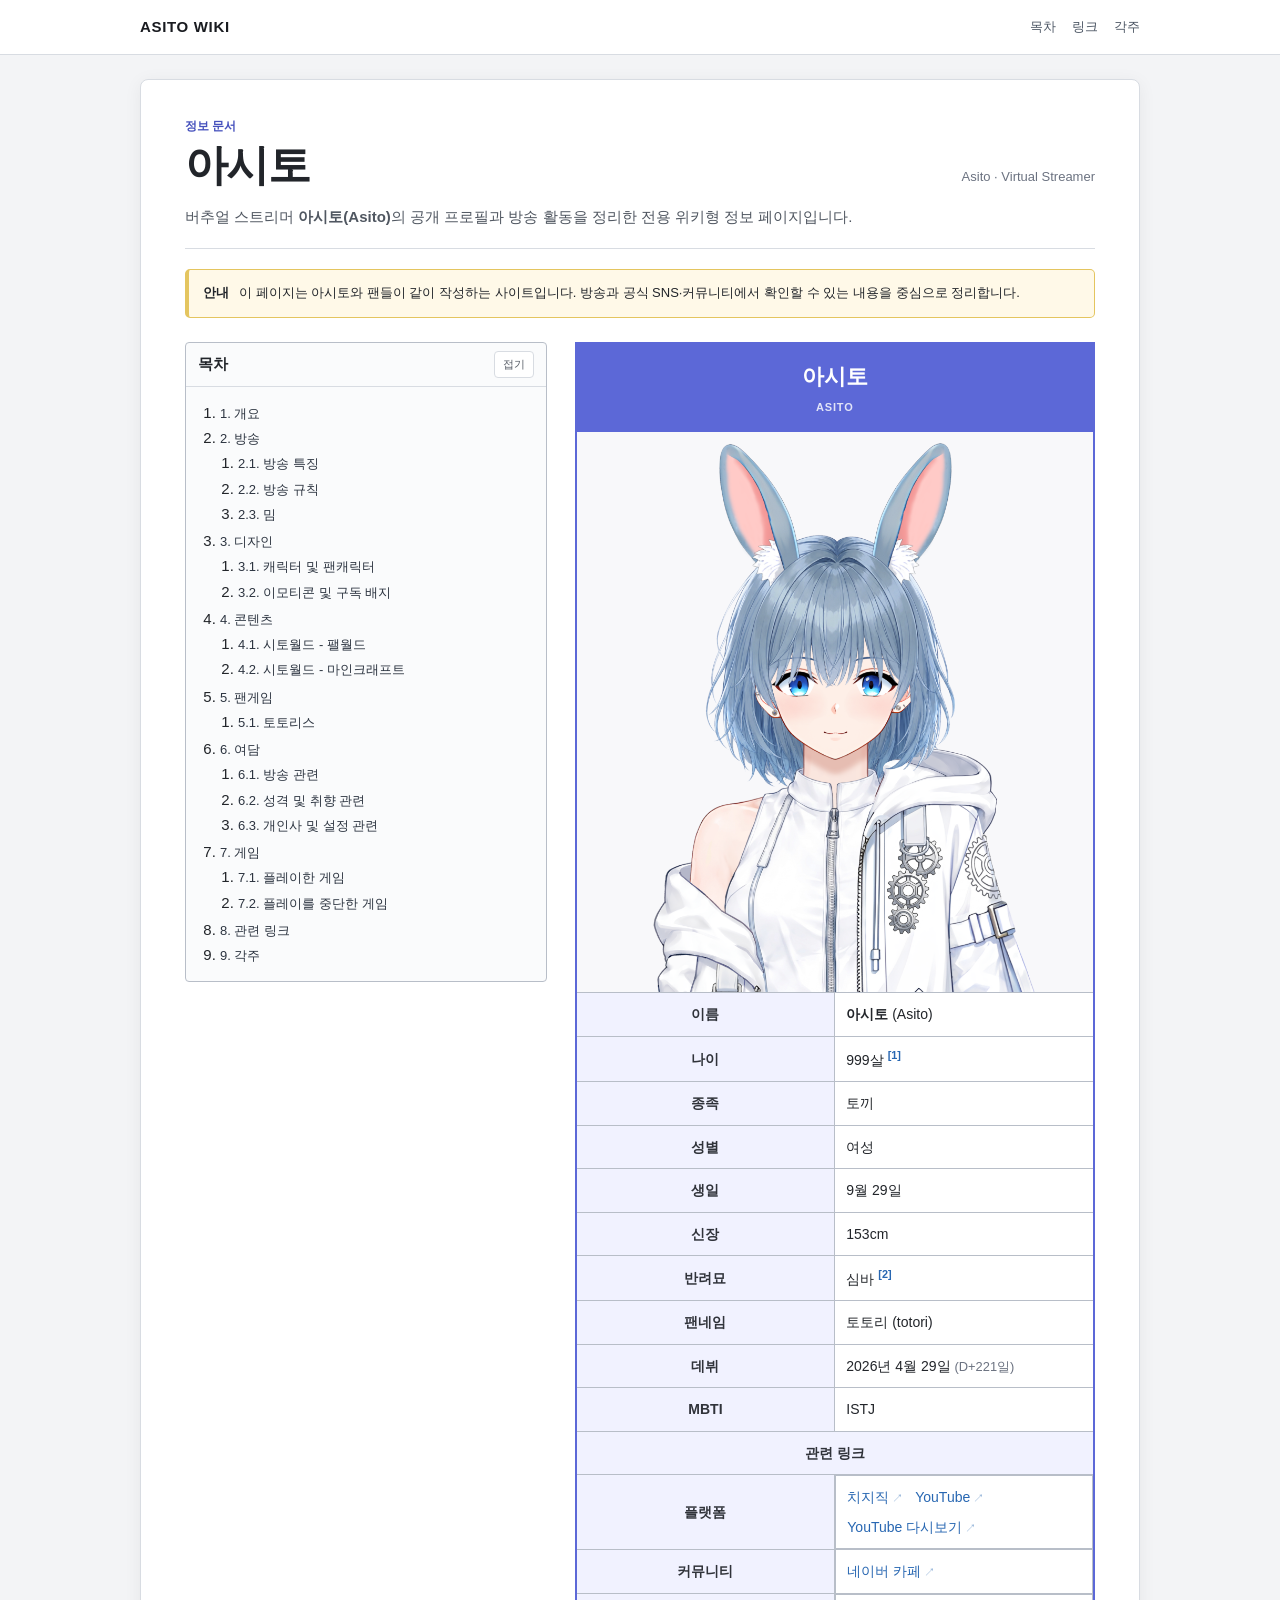
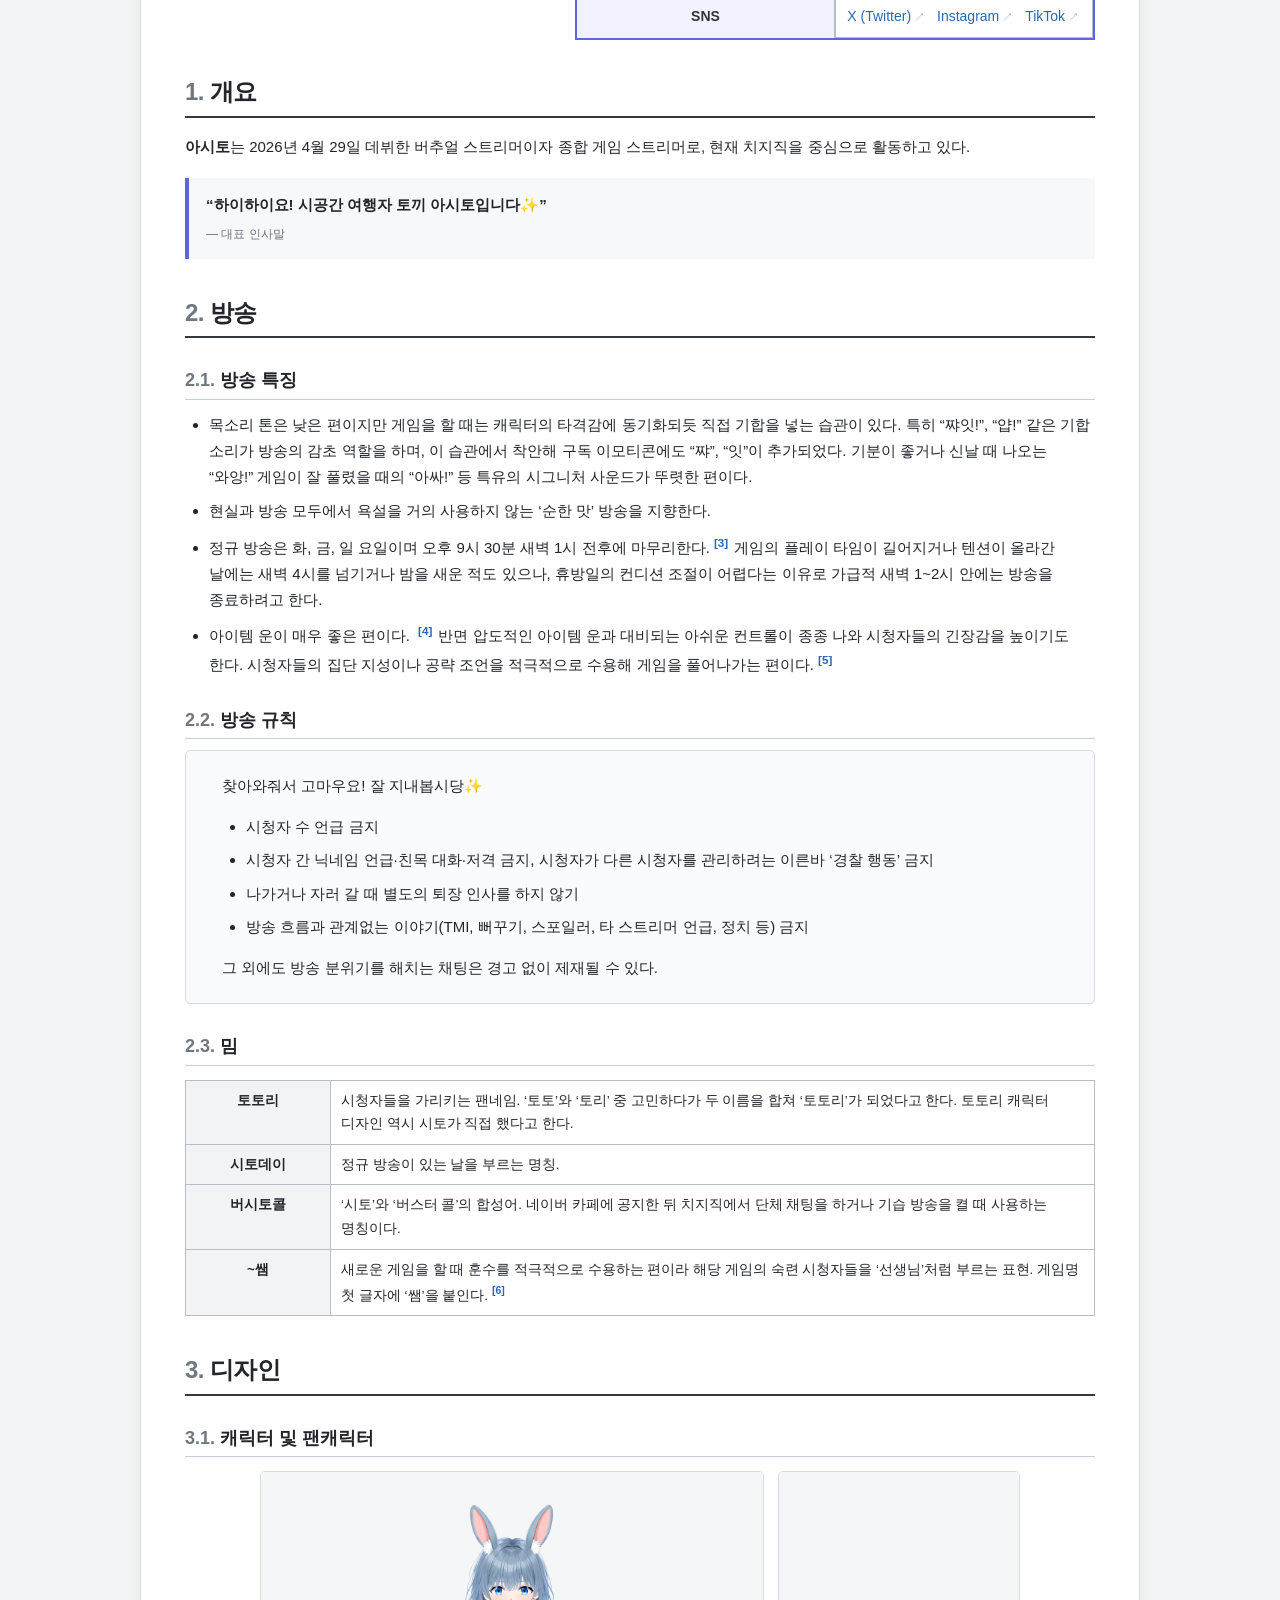
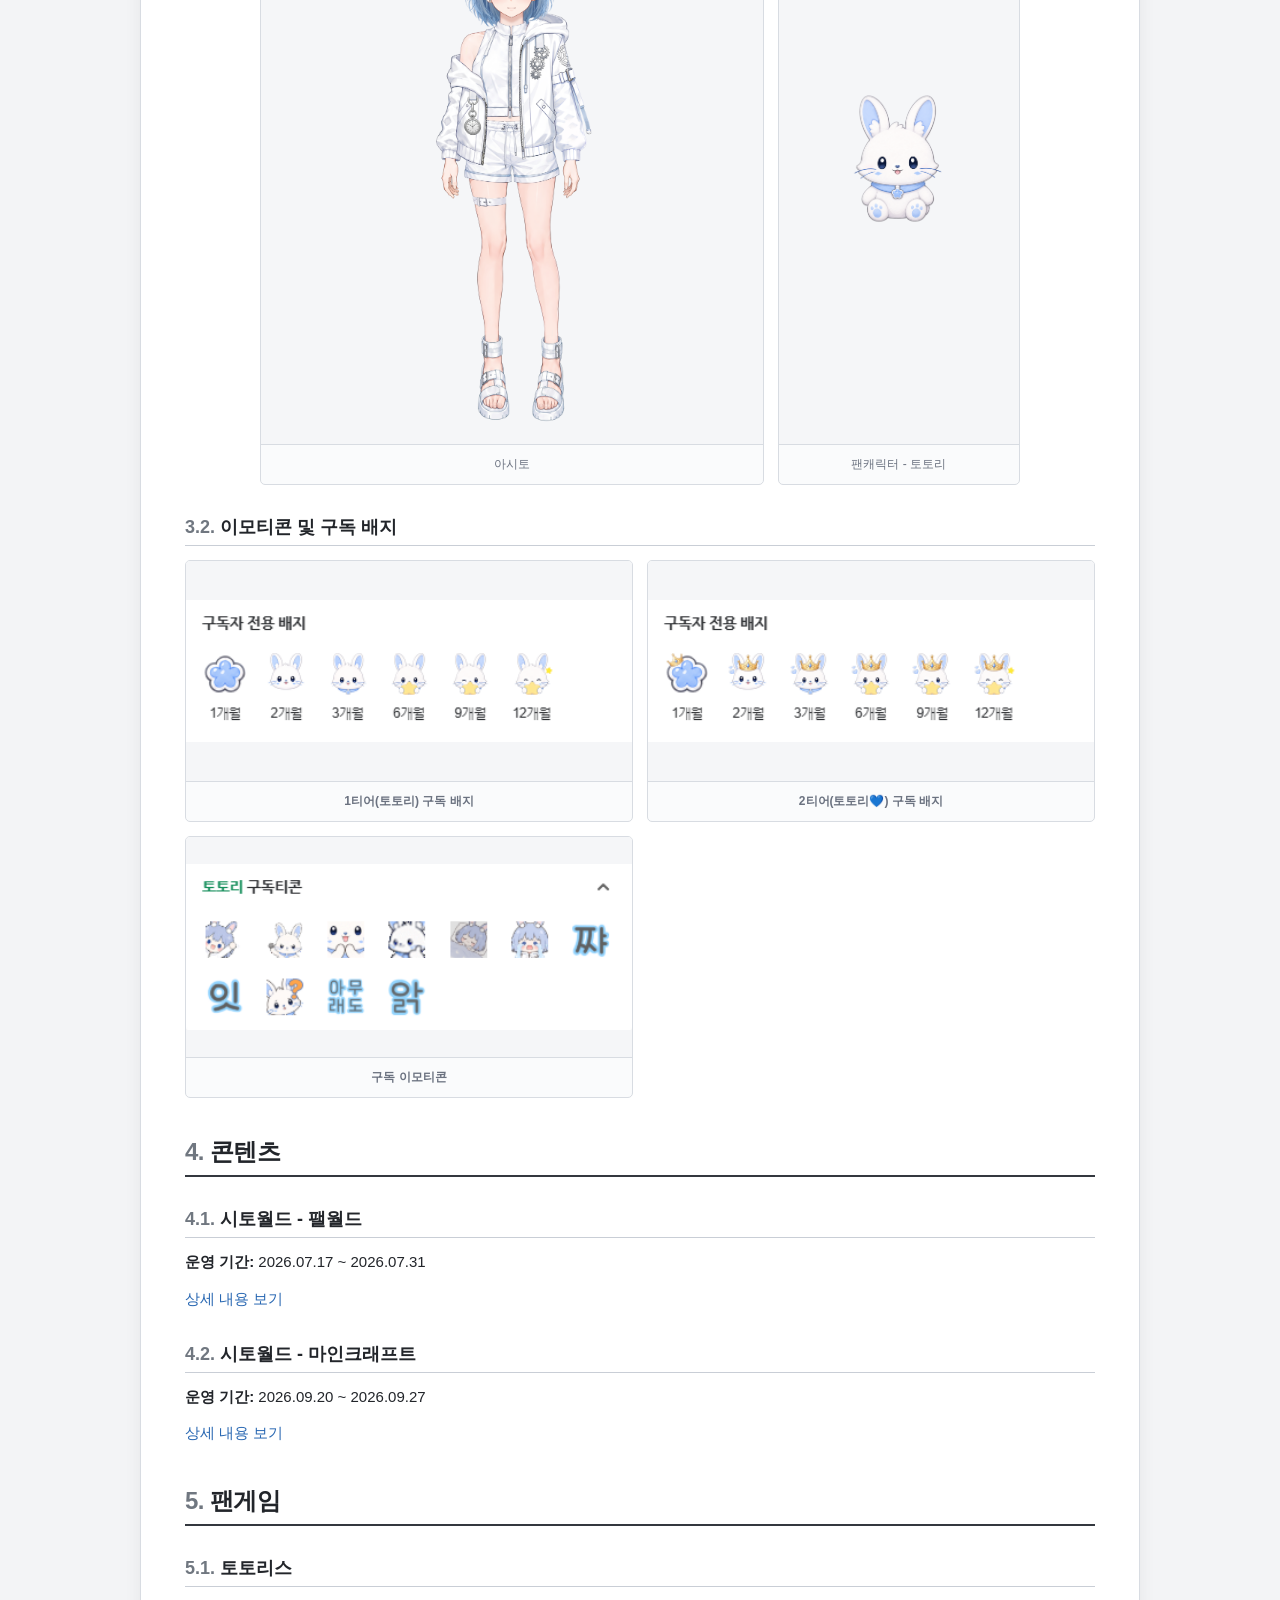
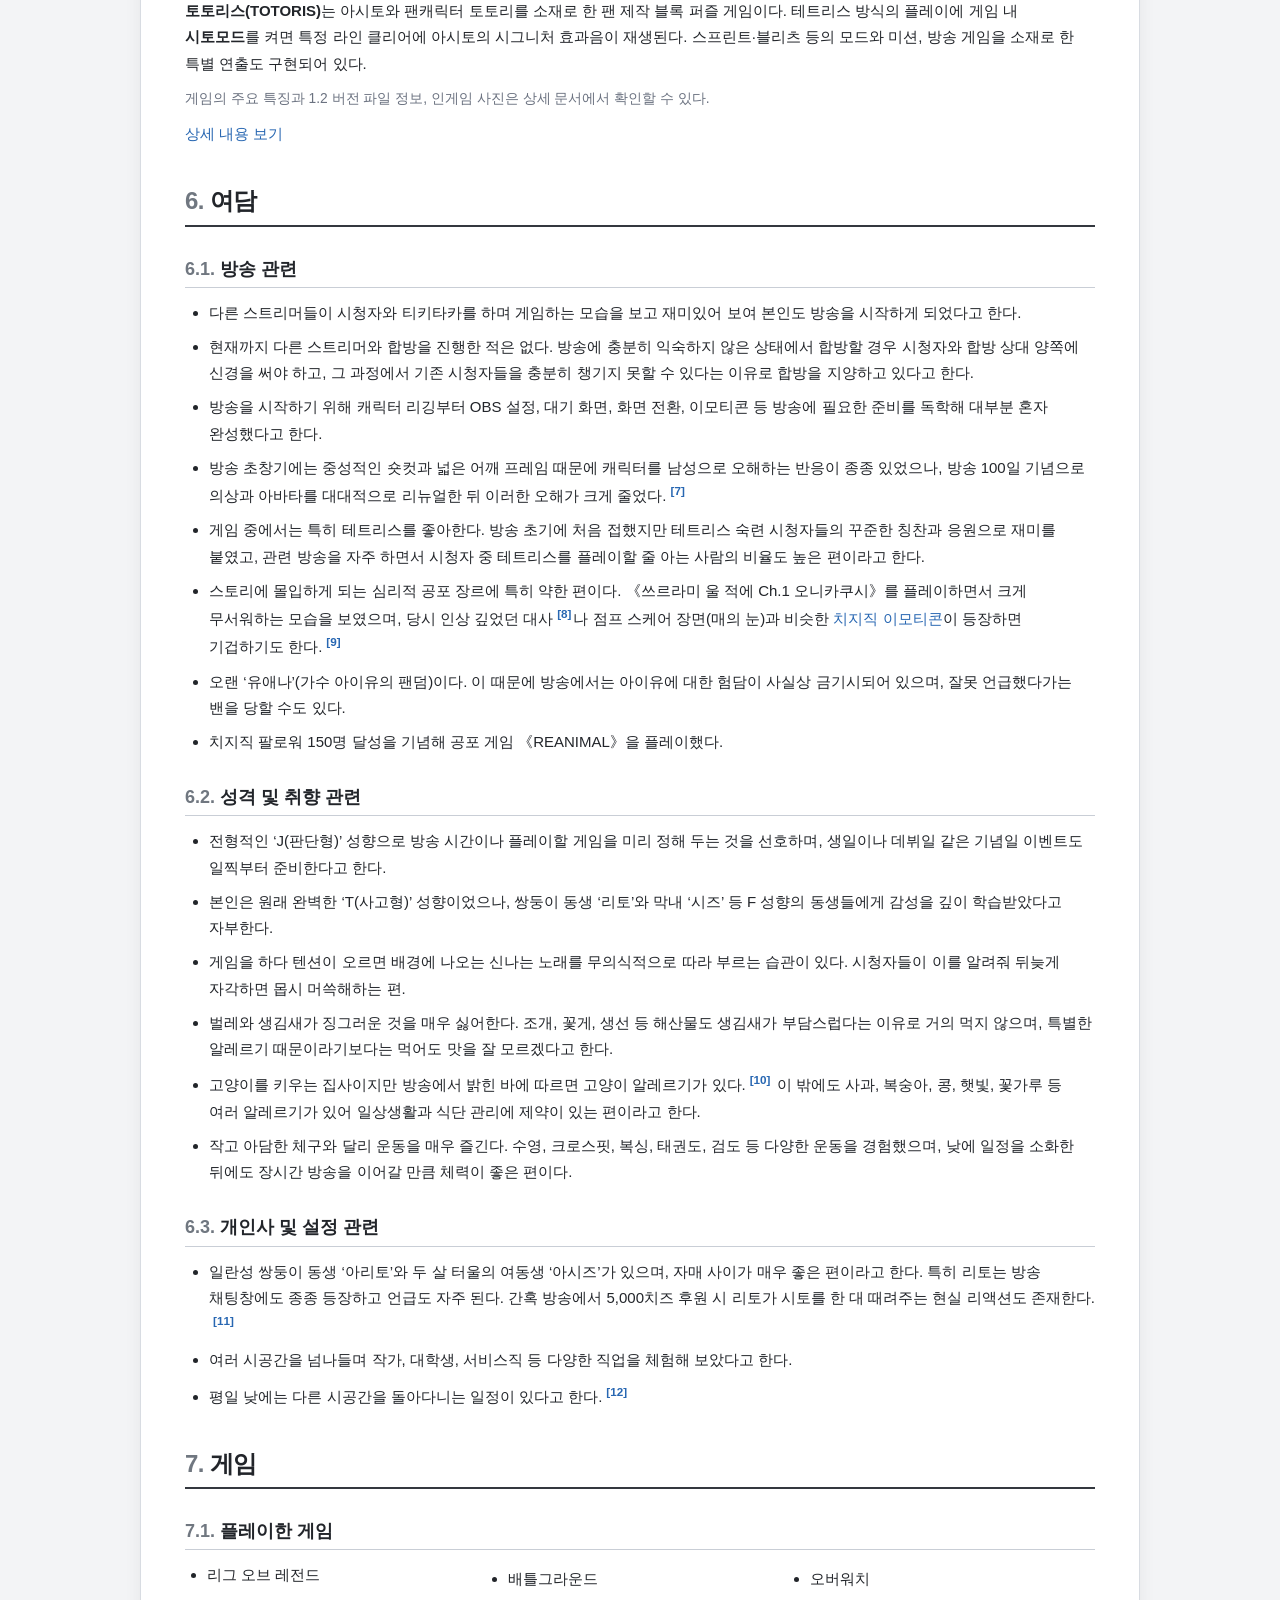
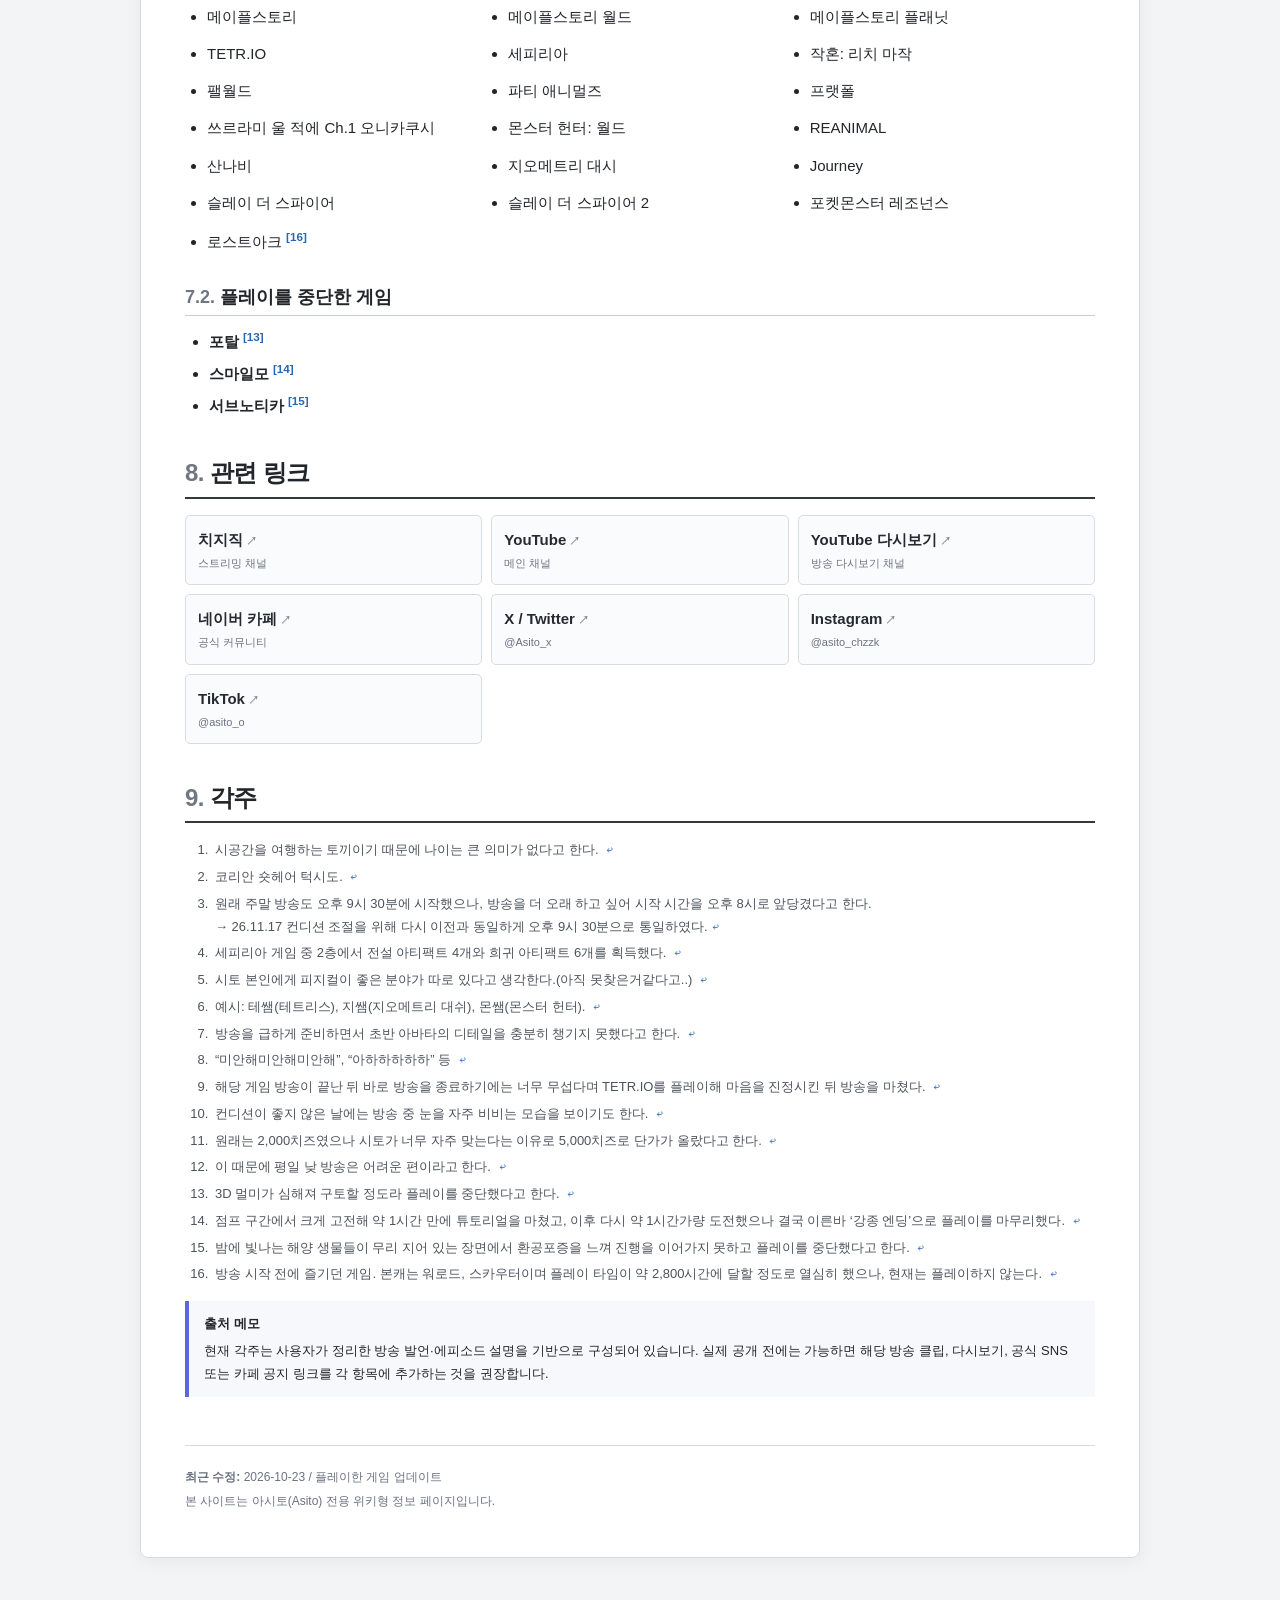
<file: index.html>
<!doctype html>
<html lang="ko">
<head>
  <meta charset="utf-8" />
  <meta name="viewport" content="width=device-width, initial-scale=1" />

  <title>아시토 (Asito) - 프로필·방송 정보 | 시토전용 위키</title>
  <meta name="description" content="버추얼 스트리머 아시토(Asito)의 프로필, 방송 특징, 밈, 콘텐츠, 게임 기록과 공식 링크를 정리한 전용 위키형 정보 페이지입니다." />
  <link rel="canonical" href="https://asito929.github.io/wiki/" />
  <meta name="robots" content="index, follow, max-image-preview:large" />

  <meta property="og:type" content="website" />
  <meta property="og:title" content="아시토 (Asito) - 전용 위키" />
  <meta property="og:description" content="아시토의 프로필과 방송 정보를 한곳에 정리한 전용 위키" />
  <meta property="og:url" content="https://asito929.github.io/wiki/" />
  <meta property="og:image" content="https://asito929.github.io/wiki/assets/asito_profile-placeholder.png" />
  <meta name="twitter:card" content="summary_large_image" />

  <link rel="stylesheet" href="./style.css" />

  <script type="application/ld+json">
  {
    "@context": "https://schema.org",
    "@type": "ProfilePage",
    "name": "아시토 (Asito) - 전용 위키",
    "description": "버추얼 스트리머 아시토의 공개 프로필과 방송 정보를 정리한 전용 위키형 페이지",
    "url": "https://YOUR-ID.github.io/",
    "mainEntity": {
      "@type": "Person",
      "name": "아시토",
      "alternateName": "Asito",
      "description": "버추얼 스트리머·종합 게임 스트리머",
      "sameAs": [
        "https://chzzk.naver.com/1ad1b25fa37d407d72d8764e93e0411b"
        "https://www.youtube.com/channel/UCNbgqA-y0f8MkxklSP9upqw",
        "https://youtube.com/channel/UC9Wk00P58SaqDqn43cXMQJQ",
        "https://x.com/Asito_x",
        "https://www.instagram.com/asito_chzzk",
        "https://www.tiktok.com/@asito_o",
        "https://cafe.naver.com/astio"
      ]
    }
  }
  </script>
</head>
<body>
  <header class="site-header">
    <div class="header-inner">
      <a class="brand" href="#top" aria-label="문서 맨 위로">ASITO WIKI</a>
      <div class="header-actions">
        <a href="#toc">목차</a>
        <a href="#links">링크</a>
        <a href="#notes">각주</a>
      </div>
    </div>
  </header>

  <main id="top" class="page-shell">
    <article class="wiki-document">
      <header class="document-header">
        <div class="document-title-row">
          <div>
            <p class="document-kicker">정보 문서</p>
            <h1>아시토</h1>
          </div>
          <span class="document-type">Asito · Virtual Streamer</span>
        </div>
        <p class="document-summary">
          버추얼 스트리머 <strong>아시토(Asito)</strong>의 공개 프로필과 방송 활동을 정리한 전용 위키형 정보 페이지입니다.
        </p>
      </header>

      <aside class="notice-box" aria-label="비공식 사이트 안내">
        <strong>안내</strong>
        <span>이 페이지는 아시토와 팬들이 같이 작성하는 사이트입니다. 방송과 공식 SNS·커뮤니티에서 확인할 수 있는 내용을 중심으로 정리합니다.</span>
      </aside>
      <section class="profile-area" aria-label="아시토 프로필">
        <table class="profile-table">
          <thead>
            <tr>
              <th colspan="2">
                <span class="profile-main-name">아시토</span>
                <span class="profile-en-name">ASITO</span>
              </th>
            </tr>
          </thead>
          <tbody>
            <tr class="profile-image-row">
              <td colspan="2">
                <img class="profile-image" src="./assets/asito_profile-placeholder.png" alt="아시토 프로필 이미지 자리" />
              </td>
            </tr>
            <tr><th>이름</th><td><strong>아시토</strong> (Asito)</td></tr>
            <tr><th>나이</th><td>999살<sup class="footnote-ref"><a href="#fn-1" id="ref-1">[1]</a></sup></td></tr>
            <tr><th>종족</th><td>토끼</td></tr>
            <tr><th>성별</th><td>여성</td></tr>
            <tr><th>생일</th><td>9월 29일</td></tr>
            <tr><th>신장</th><td>153cm</td></tr>
            <tr><th>반려묘</th><td>심바<sup class="footnote-ref"><a href="#fn-2" id="ref-2">[2]</a></sup></td></tr>
            <tr><th>팬네임</th><td>토토리 (totori)</td></tr>
            <tr><th>데뷔</th><td>2026년 4월 29일 <span class="subtle">(D+<span id="debutDays">-</span>일)</span></td></tr>
            <tr><th>MBTI</th><td>ISTJ</td></tr>
            <tr><th colspan="2">관련 링크</th></tr>
            <tr>
              <th>플랫폼</th>
              <td class="inline-links">
                <a href="https://chzzk.naver.com/1ad1b25fa37d407d72d8764e93e0411b" target="_blank" rel="noopener noreferrer">치지직</a>
                <a href="https://www.youtube.com/channel/UCNbgqA-y0f8MkxklSP9upqw" target="_blank" rel="noopener noreferrer">YouTube</a>
                <a href="https://youtube.com/channel/UC9Wk00P58SaqDqn43cXMQJQ" target="_blank" rel="noopener noreferrer">YouTube 다시보기</a>
              </td>
            </tr>
            <tr>
              <th>커뮤니티</th>
              <td class="inline-links">
                <a href="https://cafe.naver.com/astio" target="_blank" rel="noopener noreferrer">네이버 카페</a>
              </td>
            </tr>
            <tr>
              <th>SNS</th>
              <td class="inline-links">
                <a href="https://x.com/Asito_x" target="_blank" rel="noopener noreferrer">X (Twitter)</a>
                <a href="https://www.instagram.com/asito_chzzk" target="_blank" rel="noopener noreferrer">Instagram</a>
                <a href="https://www.tiktok.com/@asito_o" target="_blank" rel="noopener noreferrer">TikTok</a>
              </td>
            </tr>
          </tbody>
        </table>
      </section>

      <nav id="toc" class="toc-box" aria-label="문서 목차">
        <div class="toc-title">
          <strong>목차</strong>
          <button id="tocToggle" class="toc-toggle" type="button" aria-expanded="true">접기</button>
        </div>
        <ol id="tocList" class="toc-list"></ol>
      </nav>

      <div class="document-content">
        <section id="overview" class="wiki-section">
          <h2><span class="section-number">1.</span> 개요</h2>
          <p>
            <strong>아시토</strong>는 2026년 4월 29일 데뷔한 버추얼 스트리머이자 종합 게임 스트리머로, 현재 치지직을 중심으로 활동하고 있다.
          </p>
          <blockquote class="quote-box">
            <p><strong>“하이하이요! 시공간 여행자 토끼 아시토입니다✨”</strong></p>
            <cite>— 대표 인사말</cite>
          </blockquote>
        </section>

        <section id="broadcast" class="wiki-section">
          <h2><span class="section-number">2.</span> 방송</h2>

          <h3 id="broadcast-style"><span class="section-number">2.1.</span> 방송 특징</h3>
          <ul class="prose-list">
            <li>목소리 톤은 낮은 편이지만 게임을 할 때는 캐릭터의 타격감에 동기화되듯 직접 기합을 넣는 습관이 있다. 특히 “쨔잇!”, “얍!” 같은 기합 소리가 방송의 감초 역할을 하며, 이 습관에서 착안해 구독 이모티콘에도 “쨔”, “잇”이 추가되었다. 기분이 좋거나 신날 때 나오는 “와앙!” 게임이 잘 풀렸을 때의 “아싸!” 등 특유의 시그니처 사운드가 뚜렷한 편이다.</li>
            <li>현실과 방송 모두에서 욕설을 거의 사용하지 않는 ‘순한 맛’ 방송을 지향한다.</li>
            <li>정규 방송은 화, 금, 일 요일이며 오후 9시 30분 새벽 1시 전후에 마무리한다.<sup class="footnote-ref"><a href="#fn-3" id="ref-3">[3]</a></sup> 게임의 플레이 타임이 길어지거나 텐션이 올라간 날에는 새벽 4시를 넘기거나 밤을 새운 적도 있으나, 휴방일의 컨디션 조절이 어렵다는 이유로 가급적 새벽 1~2시 안에는 방송을 종료하려고 한다.</li>
            <li>아이템 운이 매우 좋은 편이다. <sup class="footnote-ref"><a href="#fn-4" id="ref-4">[4]</a></sup> 반면 압도적인 아이템 운과 대비되는 아쉬운 컨트롤이 종종 나와 시청자들의 긴장감을 높이기도 한다. 시청자들의 집단 지성이나 공략 조언을 적극적으로 수용해 게임을 풀어나가는 편이다.<sup class="footnote-ref"><a href="#fn-5" id="ref-5">[5]</a></sup></li>
          </ul>

          <h3 id="broadcast-rules"><span class="section-number">2.2.</span> 방송 규칙</h3>

          <div class="rule-list">
            <p>찾아와줘서 고마우요! 잘 지내봅시당✨</p>

            <ul>
              <li>시청자 수 언급 금지</li>
              <li>시청자 간 닉네임 언급·친목 대화·저격 금지, 시청자가 다른 시청자를 관리하려는 이른바 ‘경찰 행동’ 금지</li>
              <li>나가거나 자러 갈 때 별도의 퇴장 인사를 하지 않기</li>
              <li>방송 흐름과 관계없는 이야기(TMI, 뻐꾸기, 스포일러, 타 스트리머 언급, 정치 등) 금지</li>
            </ul>

            <p>그 외에도 방송 분위기를 해치는 채팅은 경고 없이 제재될 수 있다.</p>
          </div>

          <h3 id="memes"><span class="section-number">2.3.</span> 밈</h3>
          <div class="wiki-table-scroll">
            <table class="wiki-table meme-table">
              <tbody>
                <tr><th>토토리</th><td>시청자들을 가리키는 팬네임. ‘토토’와 ‘토리’ 중 고민하다가 두 이름을 합쳐 ‘토토리’가 되었다고 한다. 토토리 캐릭터 디자인 역시 시토가 직접 했다고 한다.</td></tr>
                <tr><th>시토데이</th><td>정규 방송이 있는 날을 부르는 명칭.</td></tr>
                <tr><th>버시토콜</th><td>‘시토’와 ‘버스터 콜’의 합성어. 네이버 카페에 공지한 뒤 치지직에서 단체 채팅을 하거나 기습 방송을 켤 때 사용하는 명칭이다.</td></tr>
                <tr><th>~쌤</th><td>새로운 게임을 할 때 훈수를 적극적으로 수용하는 편이라 해당 게임의 숙련 시청자들을 ‘선생님’처럼 부르는 표현. 게임명 첫 글자에 ‘쌤’을 붙인다.<sup class="footnote-ref"><a href="#fn-6" id="ref-6">[6]</a></sup></td></tr>
              </tbody>
            </table>
          </div>
        </section>

        <section id="design" class="wiki-section">
          <h2><span class="section-number">3.</span> 디자인</h2>
          <h3 id="character"><span class="section-number">3.1.</span> 캐릭터 및 팬캐릭터</h3>
          <div class="character-grid">
            <figure class="media-card character-card character-main">
              <div class="character-image-wrap">
                <img src="./assets/asito_full_character-placeholder.png"
                    alt="아시토 기본 캐릭터 전신 일러스트" />
              </div>
              <figcaption>아시토</figcaption>
            </figure>

            <figure class="media-card character-card character-fan">
              <div class="character-image-wrap">
                <img src="./assets/totori.png"
                    alt="아시토 팬캐릭터 토토리" />
              </div>
              <figcaption>팬캐릭터 - 토토리</figcaption>
            </figure>
          </div>
          <!-- <h3 id="character"><span class="section-number">3.1.</span> 캐릭터 및 팬캐릭터</h3>
          <figure class="media-card large-media">
            <img src="./assets/asito_full_character-placeholder.png" alt="아시토 캐릭터 전신 일러스트 자리" />
            <figcaption>기본 캐릭터 시트</figcaption>
          </figure>

          <h3 id="character"><span class="section-number">3.2.</span> 팬캐릭터</h3>
          <figure class="media-card large-media">
            <img src="./assets/totori.png" alt="아시토 캐릭터 전신 일러스트 자리" />
            <figcaption>팬캐릭터</figcaption>
          </figure> -->

          <h3 id="emotes-badges"><span class="section-number">3.2.</span> 이모티콘 및 구독 배지</h3>
          <div class="media-grid">
            <figure class="media-card">
              <img src="./assets/totori_1tier_badge.png" alt="아시토 구독 배지 이미지 자리" />
              <figcaption><strong>1티어(토토리) 구독 배지</strong></figcaption>
            </figure>
            <figure class="media-card">
              <img src="./assets/totori_2tier_badge.png" alt="아시토 구독 배지 이미지 자리" />
              <figcaption><strong>2티어(토토리💙) 구독 배지</strong></figcaption>
            </figure>
            <figure class="media-card">
              <img src="./assets/totori_1tier_emoticon.png" alt="아시토 구독 이모티콘 이미지 자리" />
              <figcaption><strong>구독 이모티콘</strong></figcaption>
            </figure>
            <!-- <figure class="media-card">
              <img src="./assets/totori_2tier_emoticon.png" alt="아시토 구독 이모티콘 이미지 자리" />
              <figcaption><strong>2티어 구독 이모티콘</strong></figcaption>
            </figure> -->

          </div>
        </section>

        <section id="content" class="wiki-section">
          <h2><span class="section-number">4.</span> 콘텐츠</h2>

          <h3 id="sitoworld-palworld"><span class="section-number">4.1.</span> 시토월드 - 팰월드</h3>
          <p><strong>운영 기간:</strong> 2026.07.17 ~ 2026.07.31</p>
          <div class="content-links">
            <a class="detail-link" href="./content/sitoworld.html#palworld">상세 내용 보기</a>
          </div>

          <h3 id="sitoworld-minecraft"><span class="section-number">4.2.</span> 시토월드 - 마인크래프트</h3>
          <p><strong>운영 기간:</strong> 2026.09.20 ~ 2026.09.27</p>
          <div class="content-links">
            <a class="detail-link" href="./content/sitoworld.html#minecraft">상세 내용 보기</a>
          </div>
        </section>

        <section id="fan-games" class="wiki-section">
          <h2><span class="section-number">5.</span> 팬게임</h2>

          <h3 id="totoris"><span class="section-number">5.1.</span> 토토리스</h3>
          <p>
            <strong>토토리스(TOTORIS)</strong>는 아시토와 팬캐릭터 토토리를 소재로 한 팬 제작 블록 퍼즐 게임이다.
            테트리스 방식의 플레이에 게임 내 <strong>시토모드</strong>를 켜면 특정 라인 클리어에 아시토의 시그니처 효과음이 재생된다.
            스프린트·블리츠 등의 모드와 미션, 방송 게임을 소재로 한 특별 연출도 구현되어 있다.
          </p>
          <p class="subtle">게임의 주요 특징과 1.2 버전 파일 정보, 인게임 사진은 상세 문서에서 확인할 수 있다.</p>
          <div class="content-links">
            <a class="detail-link" href="./content/totoris.html">상세 내용 보기</a>
          </div>
        </section>
        
        <section id="trivia" class="wiki-section">
          <h2><span class="section-number">6.</span> 여담</h2>

          <h3 id="trivia-broadcast"><span class="section-number">6.1.</span> 방송 관련</h3>
          <ul class="prose-list">
            <li>다른 스트리머들이 시청자와 티키타카를 하며 게임하는 모습을 보고 재미있어 보여 본인도 방송을 시작하게 되었다고 한다.</li>
            <li>현재까지 다른 스트리머와 합방을 진행한 적은 없다. 방송에 충분히 익숙하지 않은 상태에서 합방할 경우 시청자와 합방 상대 양쪽에 신경을 써야 하고, 그 과정에서 기존 시청자들을 충분히 챙기지 못할 수 있다는 이유로 합방을 지양하고 있다고 한다.</li>
            <li>방송을 시작하기 위해 캐릭터 리깅부터 OBS 설정, 대기 화면, 화면 전환, 이모티콘 등 방송에 필요한 준비를 독학해 대부분 혼자 완성했다고 한다.</li>
            <li>방송 초창기에는 중성적인 숏컷과 넓은 어깨 프레임 때문에 캐릭터를 남성으로 오해하는 반응이 종종 있었으나, 방송 100일 기념으로 의상과 아바타를 대대적으로 리뉴얼한 뒤 이러한 오해가 크게 줄었다.<sup class="footnote-ref"><a href="#fn-7" id="ref-7">[7]</a></sup></li>
            <li>게임 중에서는 특히 테트리스를 좋아한다. 방송 초기에 처음 접했지만 테트리스 숙련 시청자들의 꾸준한 칭찬과 응원으로 재미를 붙였고, 관련 방송을 자주 하면서 시청자 중 테트리스를 플레이할 줄 아는 사람의 비율도 높은 편이라고 한다.</li>
            <li>스토리에 몰입하게 되는 심리적 공포 장르에 특히 약한 편이다. 《쓰르라미 울 적에 Ch.1 오니카쿠시》를 플레이하면서 크게 무서워하는 모습을 보였으며, 당시 인상 깊었던 대사<sup class="footnote-ref"><a href="#fn-8" id="ref-8">[8]</a></sup>나 점프 스케어 장면(매의 눈)과 비슷한 <a href="https://ssl.pstatic.net/static/nng/glive/icon/b_12.gif" target="_blank" rel="noopener noreferrer">치지직 이모티콘</a>이 등장하면 기겁하기도 한다.<sup class="footnote-ref"><a href="#fn-9" id="ref-9">[9]</a></sup></li>
            <li>오랜 ‘유애나’(가수 아이유의 팬덤)이다. 이 때문에 방송에서는 아이유에 대한 험담이 사실상 금기시되어 있으며, 잘못 언급했다가는 밴을 당할 수도 있다.</li>
            <li>치지직 팔로워 150명 달성을 기념해 공포 게임 《REANIMAL》을 플레이했다.</li>
          </ul>

          <h3 id="trivia-personality"><span class="section-number">6.2.</span> 성격 및 취향 관련</h3>
          <ul class="prose-list">
            <li>전형적인 ‘J(판단형)’ 성향으로 방송 시간이나 플레이할 게임을 미리 정해 두는 것을 선호하며, 생일이나 데뷔일 같은 기념일 이벤트도 일찍부터 준비한다고 한다.</li>
            <li>본인은 원래 완벽한 ‘T(사고형)’ 성향이었으나, 쌍둥이 동생 ‘리토’와 막내 ‘시즈’ 등 F 성향의 동생들에게 감성을 깊이 학습받았다고 자부한다.</li>
            <li>게임을 하다 텐션이 오르면 배경에 나오는 신나는 노래를 무의식적으로 따라 부르는 습관이 있다. 시청자들이 이를 알려줘 뒤늦게 자각하면 몹시 머쓱해하는 편.</li>
            <li>벌레와 생김새가 징그러운 것을 매우 싫어한다. 조개, 꽃게, 생선 등 해산물도 생김새가 부담스럽다는 이유로 거의 먹지 않으며, 특별한 알레르기 때문이라기보다는 먹어도 맛을 잘 모르겠다고 한다.</li>
            <li>고양이를 키우는 집사이지만 방송에서 밝힌 바에 따르면 고양이 알레르기가 있다.<sup class="footnote-ref"><a href="#fn-10" id="ref-10">[10]</a></sup> 이 밖에도 사과, 복숭아, 콩, 햇빛, 꽃가루 등 여러 알레르기가 있어 일상생활과 식단 관리에 제약이 있는 편이라고 한다.</li>
            <li>작고 아담한 체구와 달리 운동을 매우 즐긴다. 수영, 크로스핏, 복싱, 태권도, 검도 등 다양한 운동을 경험했으며, 낮에 일정을 소화한 뒤에도 장시간 방송을 이어갈 만큼 체력이 좋은 편이다.</li>
          </ul>

          <h3 id="trivia-personal"><span class="section-number">6.3.</span> 개인사 및 설정 관련</h3>
          <ul class="prose-list">
            <li>일란성 쌍둥이 동생 ‘아리토’와 두 살 터울의 여동생 ‘아시즈’가 있으며, 자매 사이가 매우 좋은 편이라고 한다. 특히 리토는 방송 채팅창에도 종종 등장하고 언급도 자주 된다. 간혹 방송에서 5,000치즈 후원 시 리토가 시토를 한 대 때려주는 현실 리액션도 존재한다.<sup class="footnote-ref"><a href="#fn-11" id="ref-11">[11]</a></sup></li>
            <li>여러 시공간을 넘나들며 작가, 대학생, 서비스직 등 다양한 직업을 체험해 보았다고 한다.</li>
            <li>평일 낮에는 다른 시공간을 돌아다니는 일정이 있다고 한다.<sup class="footnote-ref"><a href="#fn-12" id="ref-12">[12]</a></sup></li>
          </ul>
        </section>

        <section id="games" class="wiki-section">
          <h2><span class="section-number">7.</span> 게임</h2>

          <h3 id="games-played"><span class="section-number">7.1.</span> 플레이한 게임</h3>
          <ul class="game-grid">
            <li>리그 오브 레전드</li>
            <li>배틀그라운드</li>
            <li>오버워치</li>
            <li>메이플스토리</li>
            <li>메이플스토리 월드</li>
            <li>메이플스토리 플래닛</li>
            <li>TETR.IO</li>
            <li>세피리아</li>
            <li>작혼: 리치 마작</li>
            <li>팰월드</li>
            <li>파티 애니멀즈</li>
            <li>프랫폴</li>
            <li>쓰르라미 울 적에 Ch.1 오니카쿠시</li>
            <li>몬스터 헌터: 월드</li>
            <li>REANIMAL</li>
            <li>산나비</li>
            <li>지오메트리 대시</li>
            <li>Journey</li>
            <li>슬레이 더 스파이어</li>
            <li>슬레이 더 스파이어 2</li>
            <li>포켓몬스터 레조넌스</li>
            <li>로스트아크<sup class="footnote-ref"><a href="#fn-16" id="ref-16">[16]</a></sup></li>
          </ul>

          <h3 id="games-dropped"><span class="section-number">7.2.</span> 플레이를 중단한 게임</h3>
          <ul class="prose-list compact-game-list">
            <li><strong>포탈</strong><sup class="footnote-ref"><a href="#fn-13" id="ref-13">[13]</a></sup></li>
            <li><strong>스마일모</strong><sup class="footnote-ref"><a href="#fn-14" id="ref-14">[14]</a></sup></li>
            <li><strong>서브노티카</strong><sup class="footnote-ref"><a href="#fn-15" id="ref-15">[15]</a></sup></li>
          </ul>
        </section>

        <section id="links" class="wiki-section">
          <h2><span class="section-number">8.</span> 관련 링크</h2>
          <div class="link-list six-links">
            <a href="https://chzzk.naver.com/1ad1b25fa37d407d72d8764e93e0411b" class="external-link" target="_blank" rel="noopener noreferrer"><strong>치지직</strong><span>스트리밍 채널</span></a>
            <a href="https://www.youtube.com/channel/UCNbgqA-y0f8MkxklSP9upqw" class="external-link" target="_blank" rel="noopener noreferrer"><strong>YouTube</strong><span>메인 채널</span></a>
            <a href="https://youtube.com/channel/UC9Wk00P58SaqDqn43cXMQJQ" class="external-link" target="_blank" rel="noopener noreferrer"><strong>YouTube 다시보기</strong><span>방송 다시보기 채널</span></a>
            <a href="https://cafe.naver.com/astio" class="external-link" target="_blank" rel="noopener noreferrer"><strong>네이버 카페</strong><span>공식 커뮤니티</span></a>
            <a href="https://x.com/Asito_x" class="external-link" target="_blank" rel="noopener noreferrer"><strong>X / Twitter</strong><span>@Asito_x</span></a>
            <a href="https://www.instagram.com/asito_chzzk" class="external-link" target="_blank" rel="noopener noreferrer"><strong>Instagram</strong><span>@asito_chzzk</span></a>
            <a href="https://www.tiktok.com/@asito_o" class="external-link" target="_blank" rel="noopener noreferrer"><strong>TikTok</strong><span>@asito_o</span></a>
          </div>
        </section>

        <section id="notes" class="wiki-section">
          <h2><span class="section-number">9.</span> 각주</h2>
          <ol class="footnotes">
            <li id="fn-1">시공간을 여행하는 토끼이기 때문에 나이는 큰 의미가 없다고 한다. <a href="#ref-1" class="back-ref" aria-label="본문 각주 1로 돌아가기">↩</a></li>
            <li id="fn-2">코리안 숏헤어 턱시도. <a href="#ref-2" class="back-ref" aria-label="본문 각주 2로 돌아가기">↩</a></li>
            <li id="fn-3">원래 주말 방송도 오후 9시 30분에 시작했으나, 방송을 더 오래 하고 싶어 시작 시간을 오후 8시로 앞당겼다고 한다.<br> → 26.11.17 컨디션 조절을 위해 다시 이전과 동일하게 오후 9시 30분으로 통일하였다.<a href="#ref-3" class="back-ref" aria-label="본문 각주 3으로 돌아가기">↩</a></li>
            <li id="fn-4">세피리아 게임 중 2층에서 전설 아티팩트 4개와 희귀 아티팩트 6개를 획득했다. <a href="#ref-4" class="back-ref" aria-label="본문 각주 4로 돌아가기">↩</a></li>
            <li id="fn-5">시토 본인에게 피지컬이 좋은 분야가 따로 있다고 생각한다.(아직 못찾은거같다고..) <a href="#ref-5" class="back-ref" aria-label="본문 각주 5로 돌아가기">↩</a></li>
            <li id="fn-6">예시: 테쌤(테트리스), 지쌤(지오메트리 대쉬), 몬쌤(몬스터 헌터). <a href="#ref-6" class="back-ref" aria-label="본문 각주 6으로 돌아가기">↩</a></li>
            <li id="fn-7">방송을 급하게 준비하면서 초반 아바타의 디테일을 충분히 챙기지 못했다고 한다. <a href="#ref-7" class="back-ref" aria-label="본문 각주 7로 돌아가기">↩</a></li>
            <li id="fn-8">“미안해미안해미안해”, “아하하하하하” 등  <a href="#ref-8" class="back-ref" aria-label="본문 각주 8로 돌아가기">↩</a></li>
            <li id="fn-9">해당 게임 방송이 끝난 뒤 바로 방송을 종료하기에는 너무 무섭다며 TETR.IO를 플레이해 마음을 진정시킨 뒤 방송을 마쳤다. <a href="#ref-9" class="back-ref" aria-label="본문 각주 9로 돌아가기">↩</a></li>
            <li id="fn-10">컨디션이 좋지 않은 날에는 방송 중 눈을 자주 비비는 모습을 보이기도 한다. <a href="#ref-10" class="back-ref" aria-label="본문 각주 10으로 돌아가기">↩</a></li>
            <li id="fn-11">원래는 2,000치즈였으나 시토가 너무 자주 맞는다는 이유로 5,000치즈로 단가가 올랐다고 한다. <a href="#ref-11" class="back-ref" aria-label="본문 각주 11로 돌아가기">↩</a></li>
            <li id="fn-12">이 때문에 평일 낮 방송은 어려운 편이라고 한다. <a href="#ref-12" class="back-ref" aria-label="본문 각주 12로 돌아가기">↩</a></li>
            <li id="fn-13">3D 멀미가 심해져 구토할 정도라 플레이를 중단했다고 한다. <a href="#ref-13" class="back-ref" aria-label="본문 각주 13으로 돌아가기">↩</a></li>
            <li id="fn-14">점프 구간에서 크게 고전해 약 1시간 만에 튜토리얼을 마쳤고, 이후 다시 약 1시간가량 도전했으나 결국 이른바 ‘강종 엔딩’으로 플레이를 마무리했다. <a href="#ref-14" class="back-ref" aria-label="본문 각주 14로 돌아가기">↩</a></li>
            <li id="fn-15">밤에 빛나는 해양 생물들이 무리 지어 있는 장면에서 환공포증을 느껴 진행을 이어가지 못하고 플레이를 중단했다고 한다. <a href="#ref-15" class="back-ref" aria-label="본문 각주 15로 돌아가기">↩</a></li>
            <li id="fn-16">방송 시작 전에 즐기던 게임. 본캐는 워로드, 스카우터이며 플레이 타임이 약 2,800시간에 달할 정도로 열심히 했으나, 현재는 플레이하지 않는다. <a href="#ref-15" class="back-ref" aria-label="본문 각주 15로 돌아가기">↩</a></li>
          </ol>
          <div class="source-policy">
            <strong>출처 메모</strong>
            <p>현재 각주는 사용자가 정리한 방송 발언·에피소드 설명을 기반으로 구성되어 있습니다. 실제 공개 전에는 가능하면 해당 방송 클립, 다시보기, 공식 SNS 또는 카페 공지 링크를 각 항목에 추가하는 것을 권장합니다.</p>
          </div>
        </section>
      </div>

      <footer class="document-footer">
        <p><strong>최근 수정:</strong> 2026-10-23 / 플레이한 게임 업데이트</p>
        <p>본 사이트는 아시토(Asito) 전용 위키형 정보 페이지입니다.</p>
      </footer>
    </article>
  </main>

  <button class="to-top" id="toTop" type="button" aria-label="맨 위로 이동">↑</button>
  <script src="./script.js"></script>
</body>
</html>
</file>
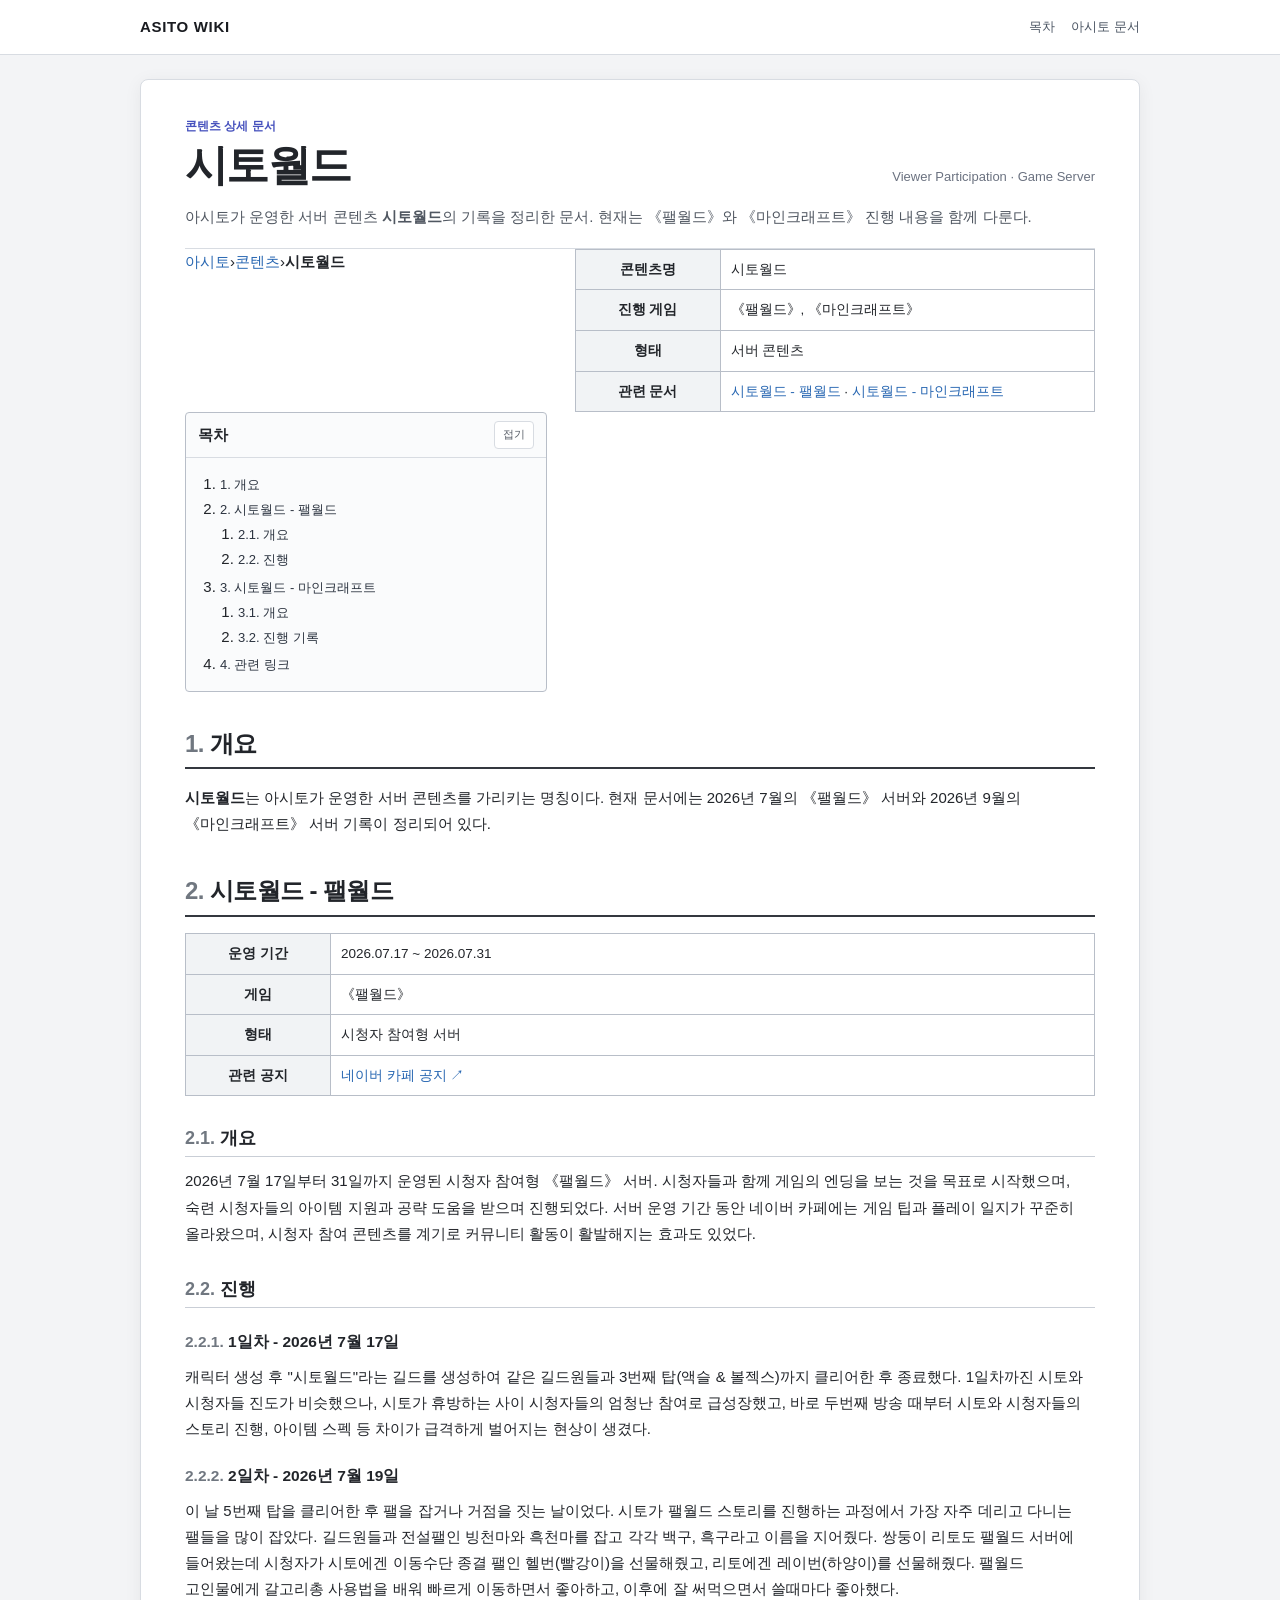
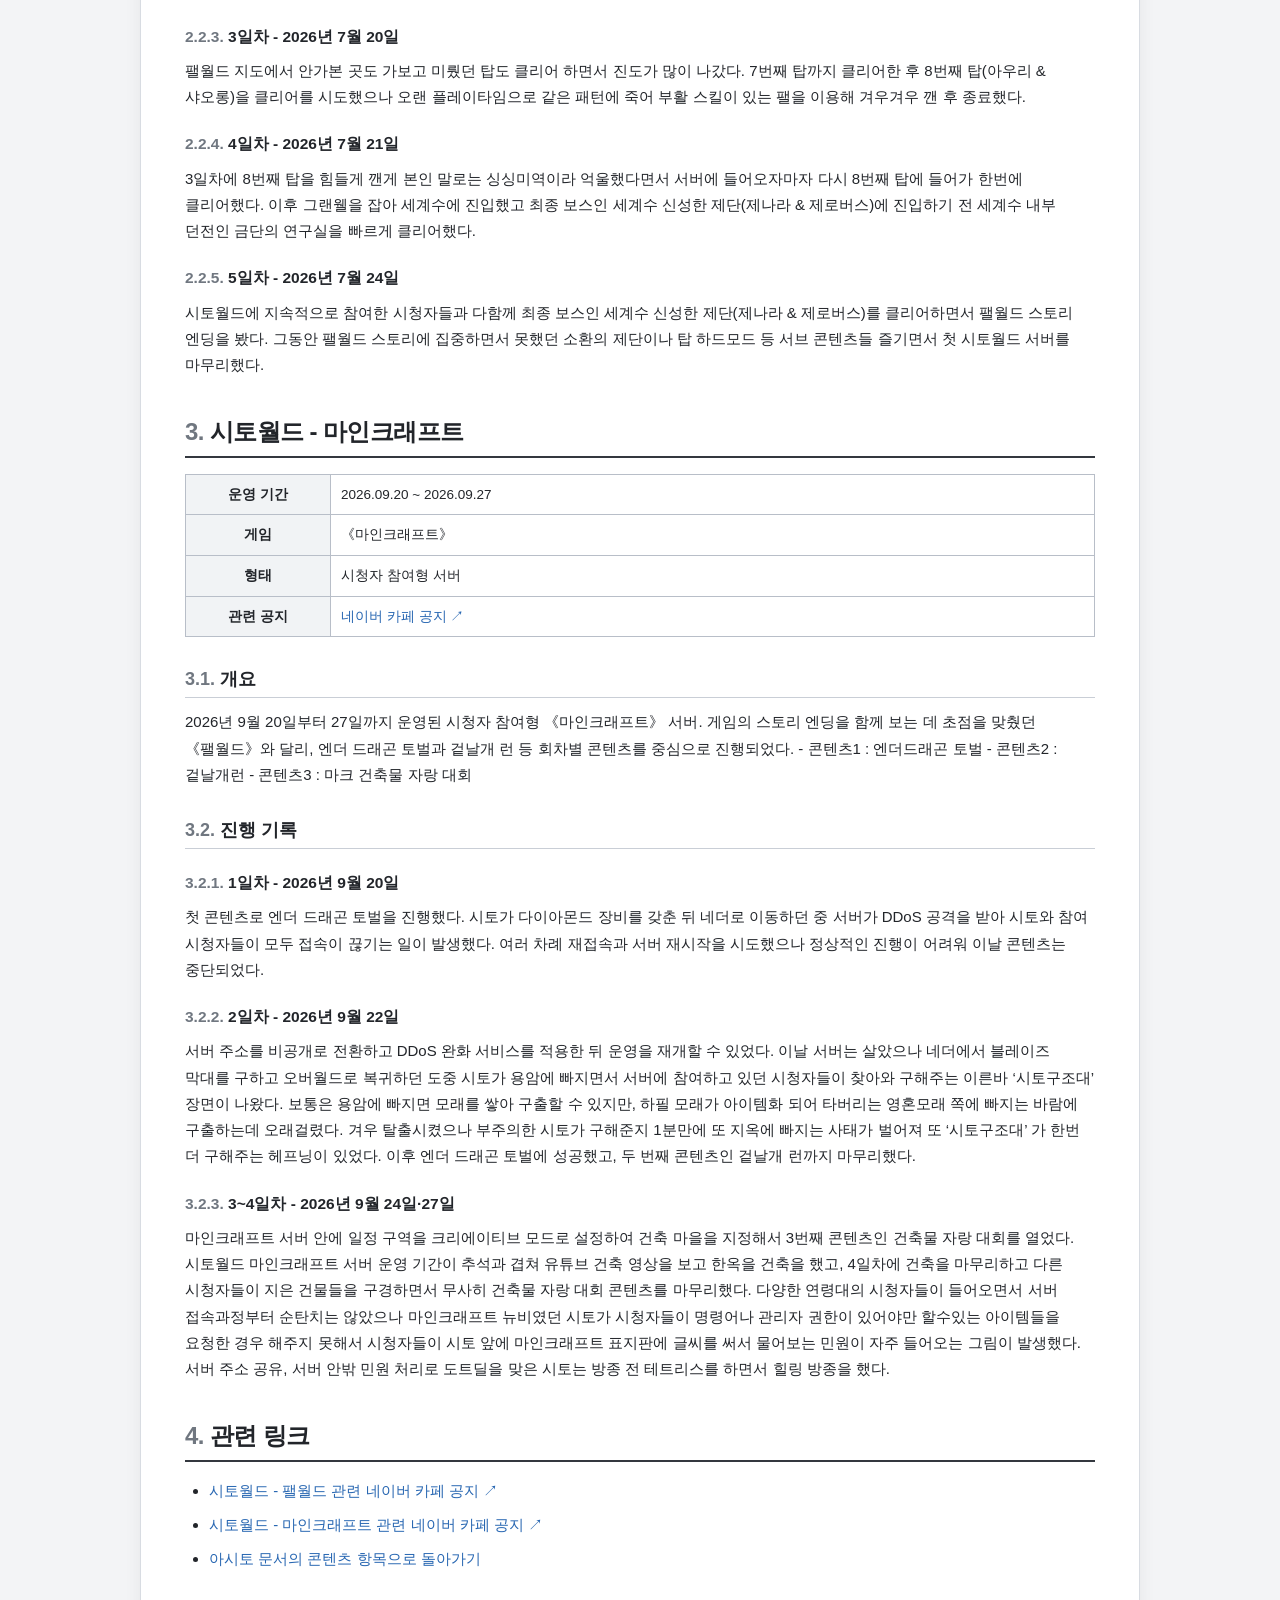
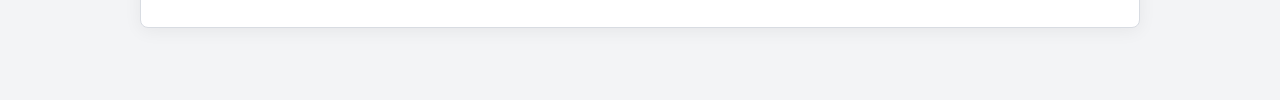
<file: content/sitoworld-2.html>
<!doctype html>
<html lang="ko">
<head>
  <meta charset="utf-8" />
  <meta name="viewport" content="width=device-width, initial-scale=1" />
  <title>시토월드 | 아시토 전용 위키</title>
  <meta name="description" content="아시토의 서버 콘텐츠 운영 기록을 함께 정리한 페이지입니다." />
  <meta name="robots" content="index, follow, max-image-preview:large" />
  <link rel="stylesheet" href="../style.css" />
</head>
<body>
  <header class="site-header">
    <div class="header-inner">
      <a class="brand" href="../index.html">ASITO WIKI</a>
      <div class="header-actions">
        <a href="#toc">목차</a>
        <a href="../index.html#content">아시토 문서</a>
      </div>
    </div>
  </header>

  <main id="top" class="page-shell">
    <article class="wiki-document">
      <nav class="breadcrumb" aria-label="경로">
        <a href="../index.html">아시토</a><span>›</span><a href="../index.html#content">콘텐츠</a><span>›</span><strong>시토월드</strong>
      </nav>

      <header class="document-header">
        <div class="document-title-row">
          <div>
            <p class="document-kicker">콘텐츠 상세 문서</p>
            <h1>시토월드</h1>
          </div>
          <span class="document-type">Viewer Participation · Game Server</span>
        </div>
        <p class="document-summary">아시토가 운영한 서버 콘텐츠 <strong>시토월드</strong>의 기록을 정리한 문서. 현재는 《팰월드》와 《마인크래프트》 진행 내용을 함께 다룬다.</p>
      </header>

      <table class="wiki-table content-info-table">
        <tbody>
          <tr><th>콘텐츠명</th><td>시토월드</td></tr>
          <tr><th>진행 게임</th><td>《팰월드》, 《마인크래프트》</td></tr>
          <tr><th>형태</th><td>서버 콘텐츠</td></tr>
          <tr><th>관련 문서</th><td><a href="#palworld">시토월드 - 팰월드</a> · <a href="#minecraft">시토월드 - 마인크래프트</a></td></tr>
        </tbody>
      </table>

      <nav id="toc" class="toc-box" aria-label="문서 목차">
        <div class="toc-title">
          <strong>목차</strong>
          <button id="tocToggle" class="toc-toggle" type="button" aria-expanded="true">접기</button>
        </div>
        <ol id="tocList" class="toc-list"></ol>
      </nav>

      <div class="document-content">
        <section id="overview" class="wiki-section">
          <h2><span class="section-number">1.</span> 개요</h2>
          <p>
            <strong>시토월드</strong>는 아시토가 운영한 서버 콘텐츠를 가리키는 명칭이다.
            현재 문서에는 2026년 7월의 《팰월드》 서버와 2026년 9월의 《마인크래프트》 서버 기록이 정리되어 있다.
          </p>
        </section>

        <section id="palworld" class="wiki-section">
          <h2><span class="section-number">2.</span> 시토월드 - 팰월드</h2>
          <table class="wiki-table content-info-table">
            <tbody>
              <tr><th>운영 기간</th><td>2026.07.17 ~ 2026.07.31</td></tr>
              <tr><th>게임</th><td>《팰월드》</td></tr>
              <tr><th>형태</th><td>시청자 참여형 서버</td></tr>
              <tr><th>관련 공지</th><td><a href="https://cafe.naver.com/astio/90" target="_blank" rel="noopener noreferrer">네이버 카페 공지 ↗</a></td></tr>
            </tbody>
          </table>

          <h3 id="palworld-overview"><span class="section-number">2.1.</span> 개요</h3>
          <p>
            2026년 7월 17일부터 31일까지 운영된 시청자 참여형 《팰월드》 서버.
            시청자들과 함께 게임의 엔딩을 보는 것을 목표로 시작했으며, 숙련 시청자들의 아이템 지원과 공략 도움을 받으며 진행되었다.
            서버 운영 기간 동안 네이버 카페에는 게임 팁과 플레이 일지가 꾸준히 올라왔으며, 시청자 참여 콘텐츠를 계기로 커뮤니티 활동이 활발해지는 효과도 있었다.
          </p>
          <h3 id="palworld-progress"><span class="section-number">2.2.</span> 진행</h3>
          <h4 id="minecraft-day1"><span class="section-number">2.2.1.</span> 1일차 - 2026년 7월 17일</h4>
          <p>
            캐릭터 생성 후 "시토월드"라는 길드를 생성하여 같은 길드원들과 3번째 탑(액슬 & 볼젝스)까지 클리어한 후 종료했다.
            1일차까진 시토와 시청자들 진도가 비슷했으나, 시토가 휴방하는 사이 시청자들의 엄청난 참여로 급성장했고, 바로 두번째 방송 때부터 시토와 시청자들의 스토리 진행, 아이템 스펙 등 차이가 급격하게 벌어지는 현상이 생겼다.
          </p>
          <h4 id="minecraft-day1"><span class="section-number">2.2.2.</span> 2일차 - 2026년 7월 19일</h4>
          <p>
            이 날 5번째 탑을 클리어한 후 팰을 잡거나 거점을 짓는 날이었다.
            시토가 팰월드 스토리를 진행하는 과정에서 가장 자주 데리고 다니는 팰들을 많이 잡았다. 
            길드원들과 전설팰인 빙천마와 흑천마를 잡고 각각 백구, 흑구라고 이름을 지어줬다.
            쌍둥이 리토도 팰월드 서버에 들어왔는데 시청자가 시토에겐 이동수단 종결 팰인 헬번(빨강이)을 선물해줬고, 리토에겐 레이번(하양이)를 선물해줬다.
            팰월드 고인물에게 갈고리총 사용법을 배워 빠르게 이동하면서 좋아하고, 이후에 잘 써먹으면서 쓸때마다 좋아했다.
          </p>
          <h4 id="minecraft-day1"><span class="section-number">2.2.3.</span> 3일차 - 2026년 7월 20일</h4>
          <p>
            팰월드 지도에서 안가본 곳도 가보고 미뤘던 탑도 클리어 하면서 진도가 많이 나갔다.
            7번째 탑까지 클리어한 후 8번째 탑(아우리 & 샤오롱)을 클리어를 시도했으나 오랜 플레이타임으로 같은 패턴에 죽어 부활 스킬이 있는 팰을 이용해 겨우겨우 깬 후 종료했다.
          </p>
          <h4 id="minecraft-day1"><span class="section-number">2.2.4.</span> 4일차 - 2026년 7월 21일</h4>
          <p>
            3일차에 8번째 탑을 힘들게 깬게 본인 말로는 싱싱미역이라 억울했다면서 서버에 들어오자마자 다시 8번째 탑에 들어가 한번에 클리어했다.
            이후 그랜웰을 잡아 세계수에 진입했고 최종 보스인 세계수 신성한 제단(제나라 & 제로버스)에 진입하기 전 세계수 내부 던전인 금단의 연구실을 빠르게 클리어했다.
          </p>
          <h4 id="minecraft-day1"><span class="section-number">2.2.5.</span> 5일차 - 2026년 7월 24일</h4>
          <p>
            시토월드에 지속적으로 참여한 시청자들과 다함께 최종 보스인 세계수 신성한 제단(제나라 & 제로버스)를 클리어하면서 팰월드 스토리 엔딩을 봤다.
            그동안 팰월드 스토리에 집중하면서 못했던 소환의 제단이나 탑 하드모드 등 서브 콘텐츠들 즐기면서 첫 시토월드 서버를 마무리했다.
          </p>
        </section>

        <section id="minecraft" class="wiki-section">
          <h2><span class="section-number">3.</span> 시토월드 - 마인크래프트</h2>
          <table class="wiki-table content-info-table">
            <tbody>
              <tr><th>운영 기간</th><td>2026.09.20 ~ 2026.09.27</td></tr>
              <tr><th>게임</th><td>《마인크래프트》</td></tr>
              <tr><th>형태</th><td>시청자 참여형 서버</td></tr>
              <tr><th>관련 공지</th><td><a href="https://cafe.naver.com/astio/254" target="_blank" rel="noopener noreferrer">네이버 카페 공지 ↗</a></td></tr>
            </tbody>
          </table>

          <h3 id="minecraft-overview"><span class="section-number">3.1.</span> 개요</h3>
          <p>
            2026년 9월 20일부터 27일까지 운영된 시청자 참여형 《마인크래프트》 서버.
            게임의 스토리 엔딩을 함께 보는 데 초점을 맞췄던 《팰월드》와 달리, 엔더 드래곤 토벌과 겉날개 런 등 회차별 콘텐츠를 중심으로 진행되었다.
            - 콘텐츠1 : 엔더드래곤 토벌
            - 콘텐츠2 : 겉날개런
            - 콘텐츠3 : 마크 건축물 자랑 대회
          </p>

          <h3 id="minecraft-history"><span class="section-number">3.2.</span> 진행 기록</h3>
          <h4 id="minecraft-day1"><span class="section-number">3.2.1.</span> 1일차 - 2026년 9월 20일</h4>
          <p>
            첫 콘텐츠로 엔더 드래곤 토벌을 진행했다. 시토가 다이아몬드 장비를 갖춘 뒤 네더로 이동하던 중 서버가 DDoS 공격을 받아 시토와 참여 시청자들이 모두 접속이 끊기는 일이 발생했다.
            여러 차례 재접속과 서버 재시작을 시도했으나 정상적인 진행이 어려워 이날 콘텐츠는 중단되었다.
          </p>

          <h4 id="minecraft-day2"><span class="section-number">3.2.2.</span> 2일차 - 2026년 9월 22일</h4>
          <p>
            서버 주소를 비공개로 전환하고 DDoS 완화 서비스를 적용한 뒤 운영을 재개할 수 있었다.
            이날 서버는 살았으나 네더에서 블레이즈 막대를 구하고 오버월드로 복귀하던 도중 시토가 용암에 빠지면서 서버에 참여하고 있던 시청자들이 찾아와 구해주는 이른바 ‘시토구조대’ 장면이 나왔다.
            보통은 용암에 빠지면 모래를 쌓아 구출할 수 있지만, 하필 모래가 아이템화 되어 타버리는  영혼모래 쪽에 빠지는 바람에 구출하는데 오래걸렸다.
            겨우 탈출시켰으나 부주의한 시토가 구해준지 1분만에 또 지옥에 빠지는 사태가 벌어져 또 ‘시토구조대’ 가 한번 더 구해주는 헤프닝이 있었다.
            이후 엔더 드래곤 토벌에 성공했고, 두 번째 콘텐츠인 겉날개 런까지 마무리했다.
          </p>

          <h4 id="minecraft-day3-4"><span class="section-number">3.2.3.</span> 3~4일차 - 2026년 9월 24일·27일</h4>
          <p>
            마인크래프트 서버 안에 일정 구역을 크리에이티브 모드로 설정하여 건축 마을을 지정해서 3번째 콘텐츠인 건축물 자랑 대회를 열었다.
            시토월드 마인크래프트 서버 운영 기간이 추석과 겹쳐 유튜브 건축 영상을 보고 한옥을 건축을 했고, 4일차에 건축을 마무리하고 다른 시청자들이 지은 건물들을 구경하면서 무사히 건축물 자랑 대회 콘텐츠를 마무리했다.
            다양한 연령대의 시청자들이 들어오면서 서버 접속과정부터 순탄치는 않았으나 마인크래프트 뉴비였던 시토가 시청자들이 명령어나 관리자 권한이 있어야만 할수있는 아이템들을 요청한 경우 해주지 못해서 시청자들이 시토 앞에 마인크래프트 표지판에 글씨를 써서 물어보는 민원이 자주 들어오는 그림이 발생했다.
            서버 주소 공유, 서버 안밖 민원 처리로 도트딜을 맞은 시토는 방종 전 테트리스를 하면서 힐링 방종을 했다.
          </p>
        </section>

        <section id="links" class="wiki-section">
          <h2><span class="section-number">4.</span> 관련 링크</h2>
          <ul class="prose-list">
            <li><a href="https://cafe.naver.com/astio/90" target="_blank" rel="noopener noreferrer">시토월드 - 팰월드 관련 네이버 카페 공지 ↗</a></li>
            <li><a href="https://cafe.naver.com/astio/254" target="_blank" rel="noopener noreferrer">시토월드 - 마인크래프트 관련 네이버 카페 공지 ↗</a></li>
            <li><a href="../index.html#content">아시토 문서의 콘텐츠 항목으로 돌아가기</a></li>
          </ul>
        </section>
      </div>
    </article>
  </main>

  <button id="toTop" class="to-top" type="button" aria-label="맨 위로 이동">↑</button>
  <script src="../script.js"></script>
</body>
</html>
</file>
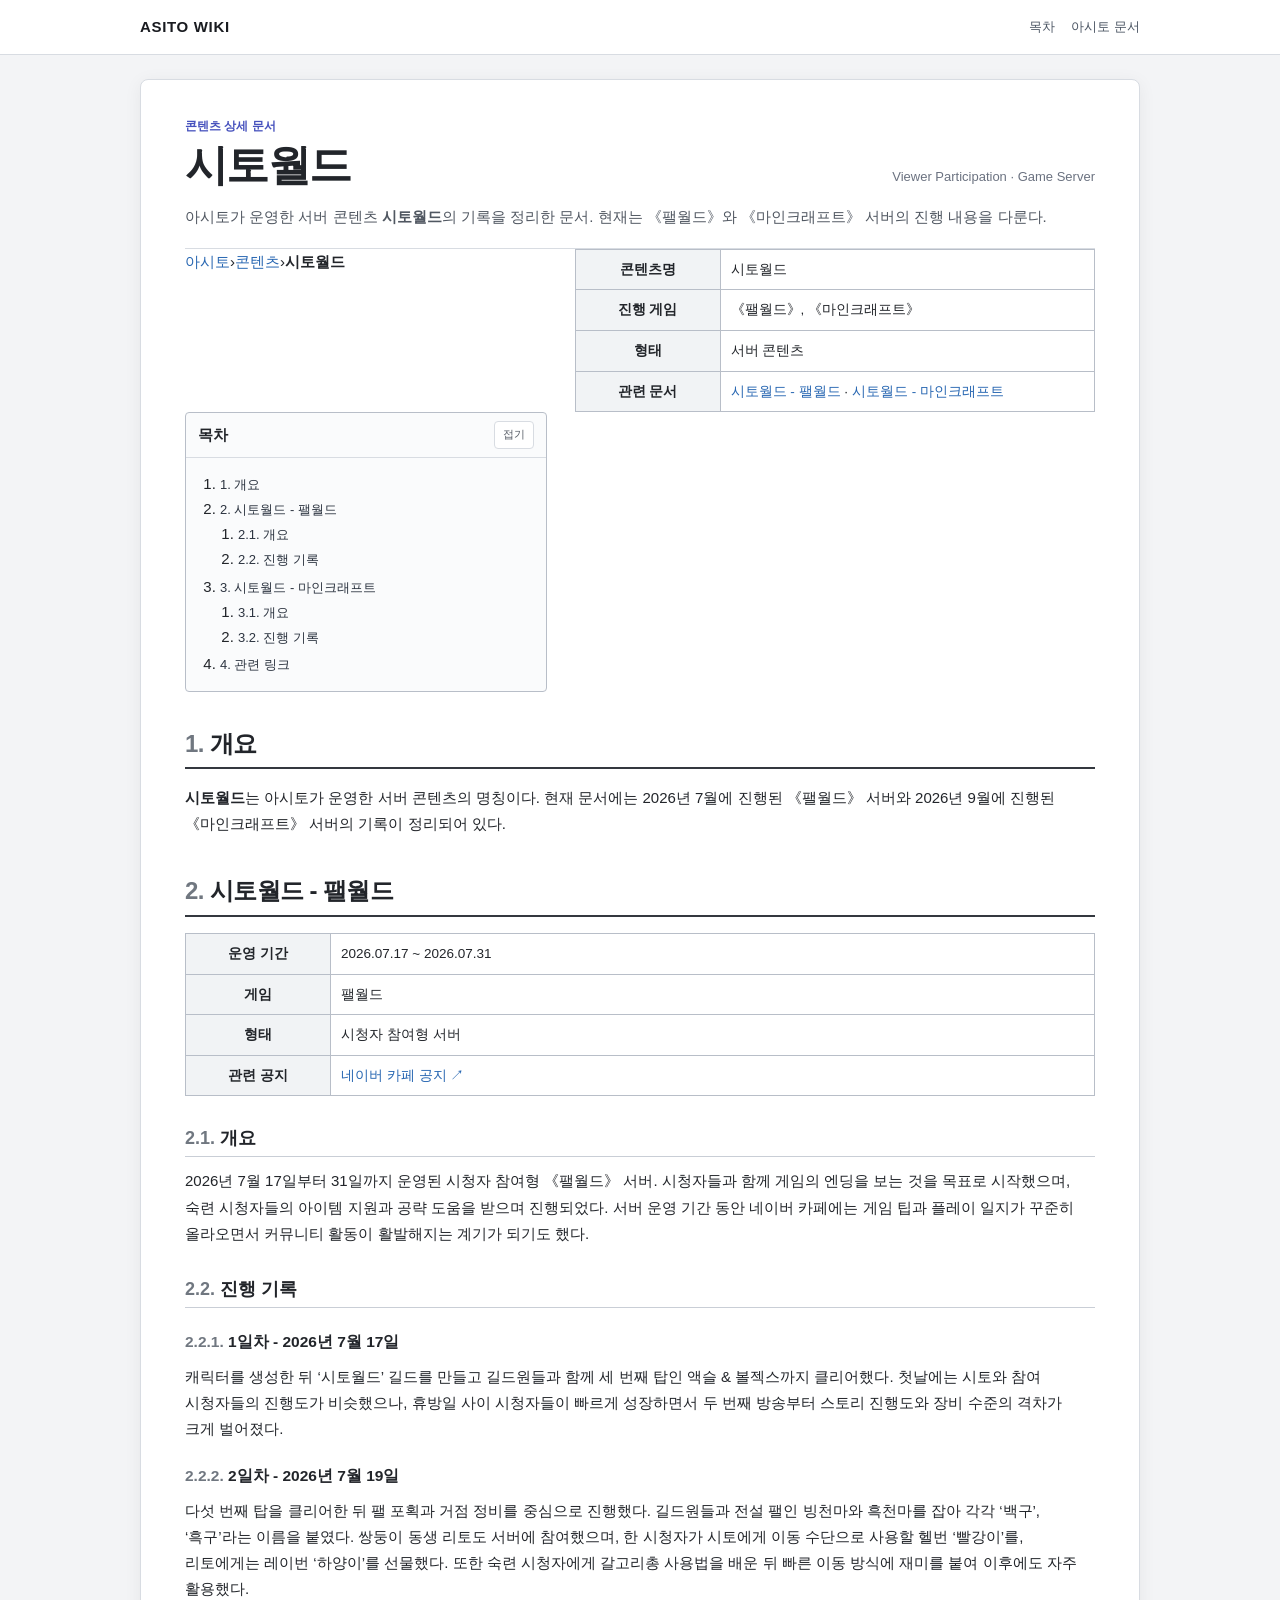
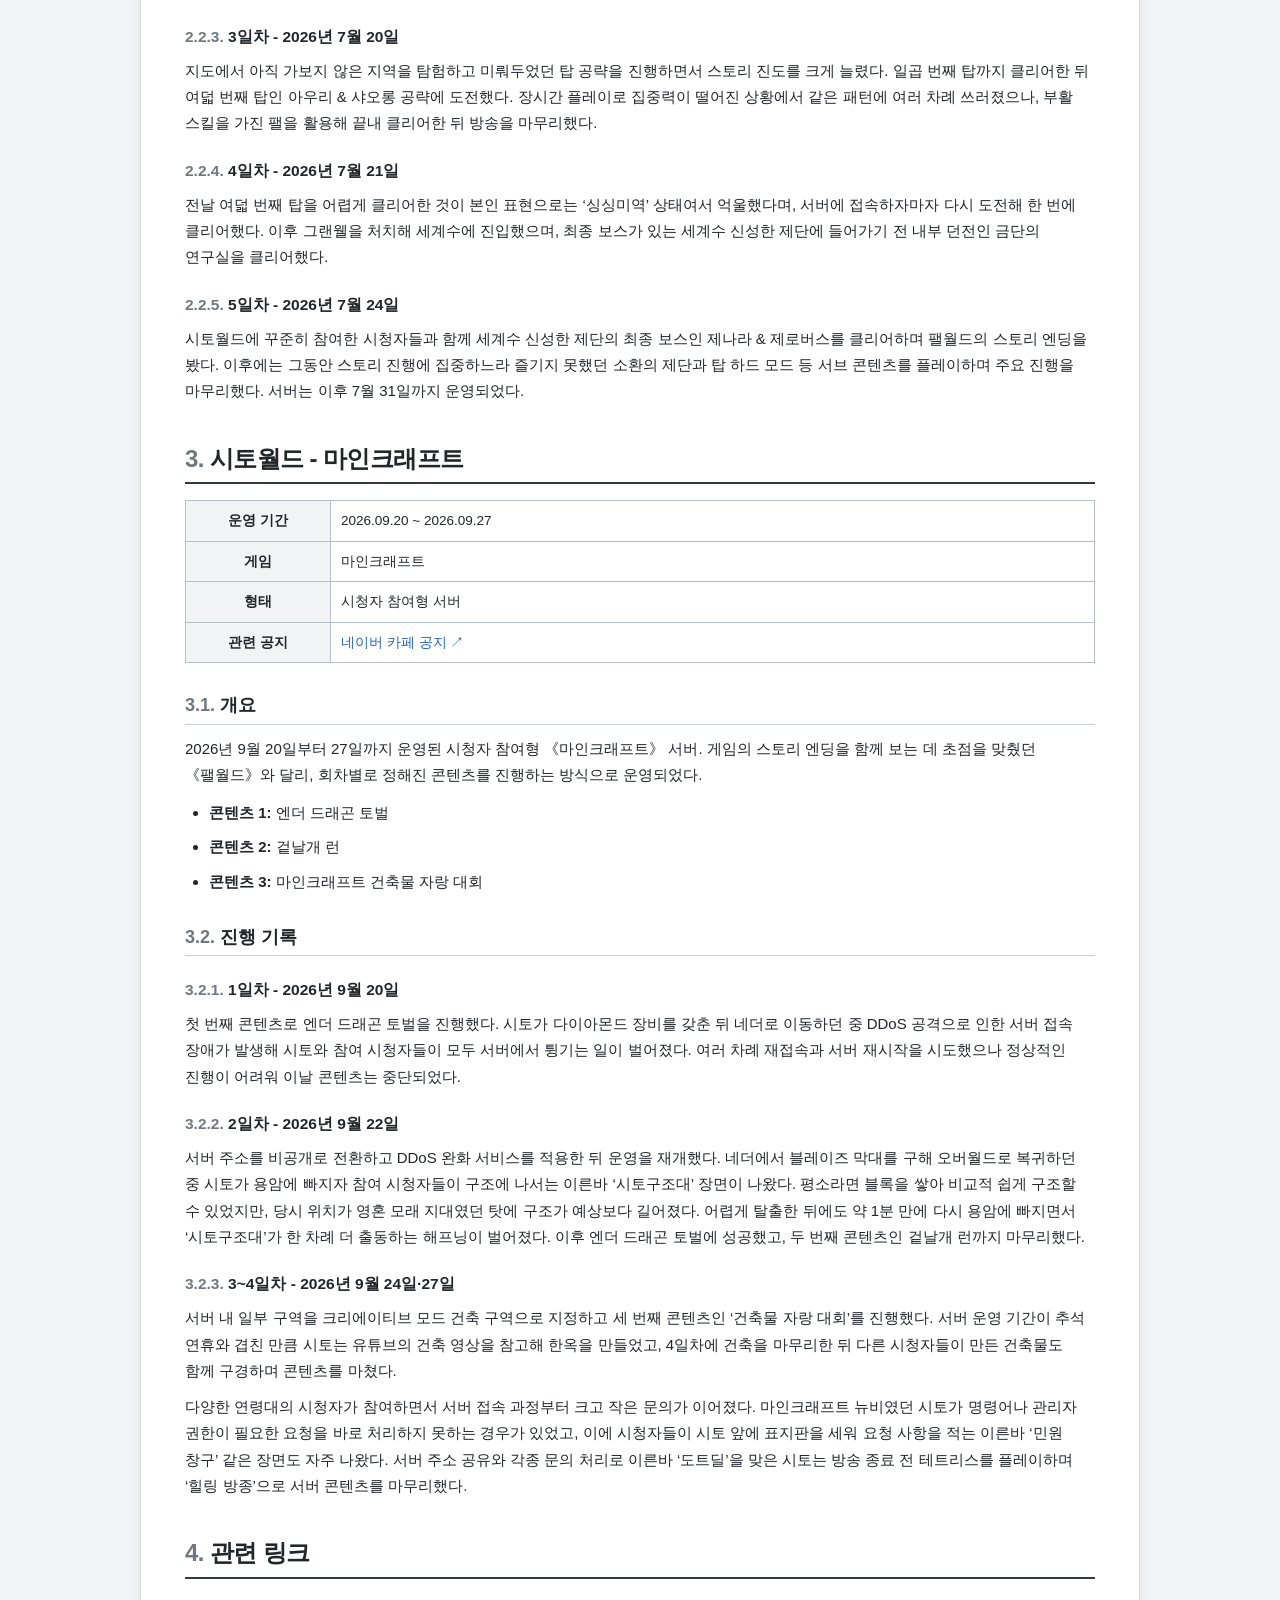
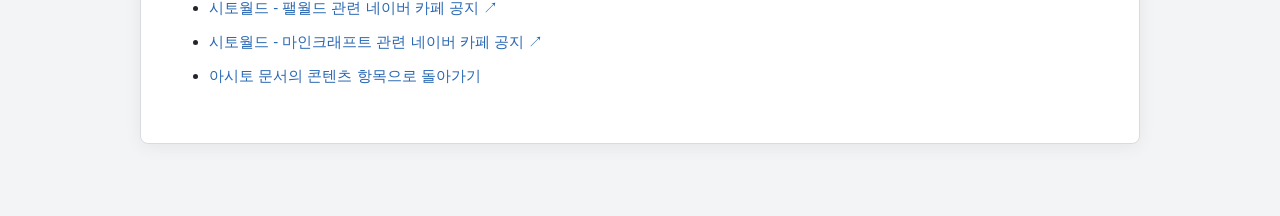
<file: content/sitoworld.html>
<!doctype html>
<html lang="ko">
<head>
  <meta charset="utf-8" />
  <meta name="viewport" content="width=device-width, initial-scale=1" />
  <title>시토월드 | 아시토 전용 위키</title>
  <meta name="description" content="아시토의 서버 콘텐츠 '시토월드'에서 진행된 팰월드·마인크래프트 운영 기록을 정리한 페이지입니다." />
  <meta name="robots" content="index, follow, max-image-preview:large" />
  <link rel="stylesheet" href="../style.css" />
</head>
<body>
  <header class="site-header">
    <div class="header-inner">
      <a class="brand" href="../index.html">ASITO WIKI</a>
      <div class="header-actions">
        <a href="#toc">목차</a>
        <a href="../index.html#content">아시토 문서</a>
      </div>
    </div>
  </header>

  <main id="top" class="page-shell">
    <article class="wiki-document">
      <nav class="breadcrumb" aria-label="경로">
        <a href="../index.html">아시토</a><span>›</span><a href="../index.html#content">콘텐츠</a><span>›</span><strong>시토월드</strong>
      </nav>

      <header class="document-header">
        <div class="document-title-row">
          <div>
            <p class="document-kicker">콘텐츠 상세 문서</p>
            <h1>시토월드</h1>
          </div>
          <span class="document-type">Viewer Participation · Game Server</span>
        </div>
        <p class="document-summary">
          아시토가 운영한 서버 콘텐츠 <strong>시토월드</strong>의 기록을 정리한 문서. 현재는 《팰월드》와 《마인크래프트》 서버의 진행 내용을 다룬다.
        </p>
      </header>

      <table class="wiki-table content-info-table">
        <tbody>
          <tr><th>콘텐츠명</th><td>시토월드</td></tr>
          <tr><th>진행 게임</th><td>《팰월드》, 《마인크래프트》</td></tr>
          <tr><th>형태</th><td>서버 콘텐츠</td></tr>
          <tr><th>관련 문서</th><td><a href="#palworld">시토월드 - 팰월드</a> · <a href="#minecraft">시토월드 - 마인크래프트</a></td></tr>
        </tbody>
      </table>

      <br>
      <nav id="toc" class="toc-box" aria-label="문서 목차">
        <div class="toc-title">
          <strong>목차</strong>
          <button id="tocToggle" class="toc-toggle" type="button" aria-expanded="true">접기</button>
        </div>
        <ol id="tocList" class="toc-list"></ol>
      </nav>

      <div class="document-content">
        <section id="overview" class="wiki-section">
          <h2><span class="section-number">1.</span> 개요</h2>
          <p>
            <strong>시토월드</strong>는 아시토가 운영한 서버 콘텐츠의 명칭이다.
            현재 문서에는 2026년 7월에 진행된 《팰월드》 서버와 2026년 9월에 진행된 《마인크래프트》 서버의 기록이 정리되어 있다.
          </p>
        </section>

        <section id="palworld" class="wiki-section">
          <h2><span class="section-number">2.</span> 시토월드 - 팰월드</h2>
          <table class="wiki-table content-info-table">
            <tbody>
              <tr><th>운영 기간</th><td>2026.07.17 ~ 2026.07.31</td></tr>
              <tr><th>게임</th><td>팰월드</td></tr>
              <tr><th>형태</th><td>시청자 참여형 서버</td></tr>
              <tr><th>관련 공지</th><td><a href="https://cafe.naver.com/astio/90" target="_blank" rel="noopener noreferrer">네이버 카페 공지 ↗</a></td></tr>
            </tbody>
          </table>

          <h3 id="palworld-overview"><span class="section-number">2.1.</span> 개요</h3>
          <p>
            2026년 7월 17일부터 31일까지 운영된 시청자 참여형 《팰월드》 서버.
            시청자들과 함께 게임의 엔딩을 보는 것을 목표로 시작했으며, 숙련 시청자들의 아이템 지원과 공략 도움을 받으며 진행되었다.
            서버 운영 기간 동안 네이버 카페에는 게임 팁과 플레이 일지가 꾸준히 올라오면서 커뮤니티 활동이 활발해지는 계기가 되기도 했다.
          </p>

          <h3 id="palworld-history"><span class="section-number">2.2.</span> 진행 기록</h3>

          <h4 id="palworld-day1"><span class="section-number">2.2.1.</span> 1일차 - 2026년 7월 17일</h4>
          <p>
            캐릭터를 생성한 뒤 ‘시토월드’ 길드를 만들고 길드원들과 함께 세 번째 탑인 액슬 &amp; 볼젝스까지 클리어했다.
            첫날에는 시토와 참여 시청자들의 진행도가 비슷했으나, 휴방일 사이 시청자들이 빠르게 성장하면서 두 번째 방송부터 스토리 진행도와 장비 수준의 격차가 크게 벌어졌다.
          </p>

          <h4 id="palworld-day2"><span class="section-number">2.2.2.</span> 2일차 - 2026년 7월 19일</h4>
          <p>
            다섯 번째 탑을 클리어한 뒤 팰 포획과 거점 정비를 중심으로 진행했다.
            길드원들과 전설 팰인 빙천마와 흑천마를 잡아 각각 ‘백구’, ‘흑구’라는 이름을 붙였다.
            쌍둥이 동생 리토도 서버에 참여했으며, 한 시청자가 시토에게 이동 수단으로 사용할 헬번 ‘빨강이’를, 리토에게는 레이번 ‘하양이’를 선물했다.
            또한 숙련 시청자에게 갈고리총 사용법을 배운 뒤 빠른 이동 방식에 재미를 붙여 이후에도 자주 활용했다.
          </p>

          <h4 id="palworld-day3"><span class="section-number">2.2.3.</span> 3일차 - 2026년 7월 20일</h4>
          <p>
            지도에서 아직 가보지 않은 지역을 탐험하고 미뤄두었던 탑 공략을 진행하면서 스토리 진도를 크게 늘렸다.
            일곱 번째 탑까지 클리어한 뒤 여덟 번째 탑인 아우리 &amp; 샤오롱 공략에 도전했다.
            장시간 플레이로 집중력이 떨어진 상황에서 같은 패턴에 여러 차례 쓰러졌으나, 부활 스킬을 가진 팰을 활용해 끝내 클리어한 뒤 방송을 마무리했다.
          </p>

          <h4 id="palworld-day4"><span class="section-number">2.2.4.</span> 4일차 - 2026년 7월 21일</h4>
          <p>
            전날 여덟 번째 탑을 어렵게 클리어한 것이 본인 표현으로는 ‘싱싱미역’ 상태여서 억울했다며, 서버에 접속하자마자 다시 도전해 한 번에 클리어했다.
            이후 그랜웰을 처치해 세계수에 진입했으며, 최종 보스가 있는 세계수 신성한 제단에 들어가기 전 내부 던전인 금단의 연구실을 클리어했다.
          </p>

          <h4 id="palworld-day5"><span class="section-number">2.2.5.</span> 5일차 - 2026년 7월 24일</h4>
          <p>
            시토월드에 꾸준히 참여한 시청자들과 함께 세계수 신성한 제단의 최종 보스인 제나라 &amp; 제로버스를 클리어하며 팰월드의 스토리 엔딩을 봤다.
            이후에는 그동안 스토리 진행에 집중하느라 즐기지 못했던 소환의 제단과 탑 하드 모드 등 서브 콘텐츠를 플레이하며 주요 진행을 마무리했다.
            서버는 이후 7월 31일까지 운영되었다.
          </p>
        </section>

        <section id="minecraft" class="wiki-section">
          <h2><span class="section-number">3.</span> 시토월드 - 마인크래프트</h2>
          <table class="wiki-table content-info-table">
            <tbody>
              <tr><th>운영 기간</th><td>2026.09.20 ~ 2026.09.27</td></tr>
              <tr><th>게임</th><td>마인크래프트</td></tr>
              <tr><th>형태</th><td>시청자 참여형 서버</td></tr>
              <tr><th>관련 공지</th><td><a href="https://cafe.naver.com/astio/254" target="_blank" rel="noopener noreferrer">네이버 카페 공지 ↗</a></td></tr>
            </tbody>
          </table>

          <h3 id="minecraft-overview"><span class="section-number">3.1.</span> 개요</h3>
          <p>
            2026년 9월 20일부터 27일까지 운영된 시청자 참여형 《마인크래프트》 서버.
            게임의 스토리 엔딩을 함께 보는 데 초점을 맞췄던 《팰월드》와 달리, 회차별로 정해진 콘텐츠를 진행하는 방식으로 운영되었다.
          </p>
          <ul class="prose-list">
            <li><strong>콘텐츠 1:</strong> 엔더 드래곤 토벌</li>
            <li><strong>콘텐츠 2:</strong> 겉날개 런</li>
            <li><strong>콘텐츠 3:</strong> 마인크래프트 건축물 자랑 대회</li>
          </ul>

          <h3 id="minecraft-history"><span class="section-number">3.2.</span> 진행 기록</h3>

          <h4 id="minecraft-day1"><span class="section-number">3.2.1.</span> 1일차 - 2026년 9월 20일</h4>
          <p>
            첫 번째 콘텐츠로 엔더 드래곤 토벌을 진행했다.
            시토가 다이아몬드 장비를 갖춘 뒤 네더로 이동하던 중 DDoS 공격으로 인한 서버 접속 장애가 발생해 시토와 참여 시청자들이 모두 서버에서 튕기는 일이 벌어졌다.
            여러 차례 재접속과 서버 재시작을 시도했으나 정상적인 진행이 어려워 이날 콘텐츠는 중단되었다.
          </p>

          <h4 id="minecraft-day2"><span class="section-number">3.2.2.</span> 2일차 - 2026년 9월 22일</h4>
          <p>
            서버 주소를 비공개로 전환하고 DDoS 완화 서비스를 적용한 뒤 운영을 재개했다.
            네더에서 블레이즈 막대를 구해 오버월드로 복귀하던 중 시토가 용암에 빠지자 참여 시청자들이 구조에 나서는 이른바 ‘시토구조대’ 장면이 나왔다.
            평소라면 블록을 쌓아 비교적 쉽게 구조할 수 있었지만, 당시 위치가 영혼 모래 지대였던 탓에 구조가 예상보다 길어졌다.
            어렵게 탈출한 뒤에도 약 1분 만에 다시 용암에 빠지면서 ‘시토구조대’가 한 차례 더 출동하는 해프닝이 벌어졌다.
            이후 엔더 드래곤 토벌에 성공했고, 두 번째 콘텐츠인 겉날개 런까지 마무리했다.
          </p>

          <h4 id="minecraft-day3-4"><span class="section-number">3.2.3.</span> 3~4일차 - 2026년 9월 24일·27일</h4>
          <p>
            서버 내 일부 구역을 크리에이티브 모드 건축 구역으로 지정하고 세 번째 콘텐츠인 ‘건축물 자랑 대회’를 진행했다.
            서버 운영 기간이 추석 연휴와 겹친 만큼 시토는 유튜브의 건축 영상을 참고해 한옥을 만들었고, 4일차에 건축을 마무리한 뒤 다른 시청자들이 만든 건축물도 함께 구경하며 콘텐츠를 마쳤다.
          </p>
          <p>
            다양한 연령대의 시청자가 참여하면서 서버 접속 과정부터 크고 작은 문의가 이어졌다.
            마인크래프트 뉴비였던 시토가 명령어나 관리자 권한이 필요한 요청을 바로 처리하지 못하는 경우가 있었고, 이에 시청자들이 시토 앞에 표지판을 세워 요청 사항을 적는 이른바 ‘민원 창구’ 같은 장면도 자주 나왔다.
            서버 주소 공유와 각종 문의 처리로 이른바 ‘도트딜’을 맞은 시토는 방송 종료 전 테트리스를 플레이하며 ‘힐링 방종’으로 서버 콘텐츠를 마무리했다.
          </p>
        </section>

        <section id="links" class="wiki-section">
          <h2><span class="section-number">4.</span> 관련 링크</h2>
          <ul class="prose-list">
            <li><a href="https://cafe.naver.com/astio/90" target="_blank" rel="noopener noreferrer">시토월드 - 팰월드 관련 네이버 카페 공지 ↗</a></li>
            <li><a href="https://cafe.naver.com/astio/254" target="_blank" rel="noopener noreferrer">시토월드 - 마인크래프트 관련 네이버 카페 공지 ↗</a></li>
            <li><a href="../index.html#content">아시토 문서의 콘텐츠 항목으로 돌아가기</a></li>
          </ul>
        </section>
      </div>
    </article>
  </main>

  <button id="toTop" class="to-top" type="button" aria-label="맨 위로 이동">↑</button>
  <script src="../script.js"></script>
</body>
</html>
</file>
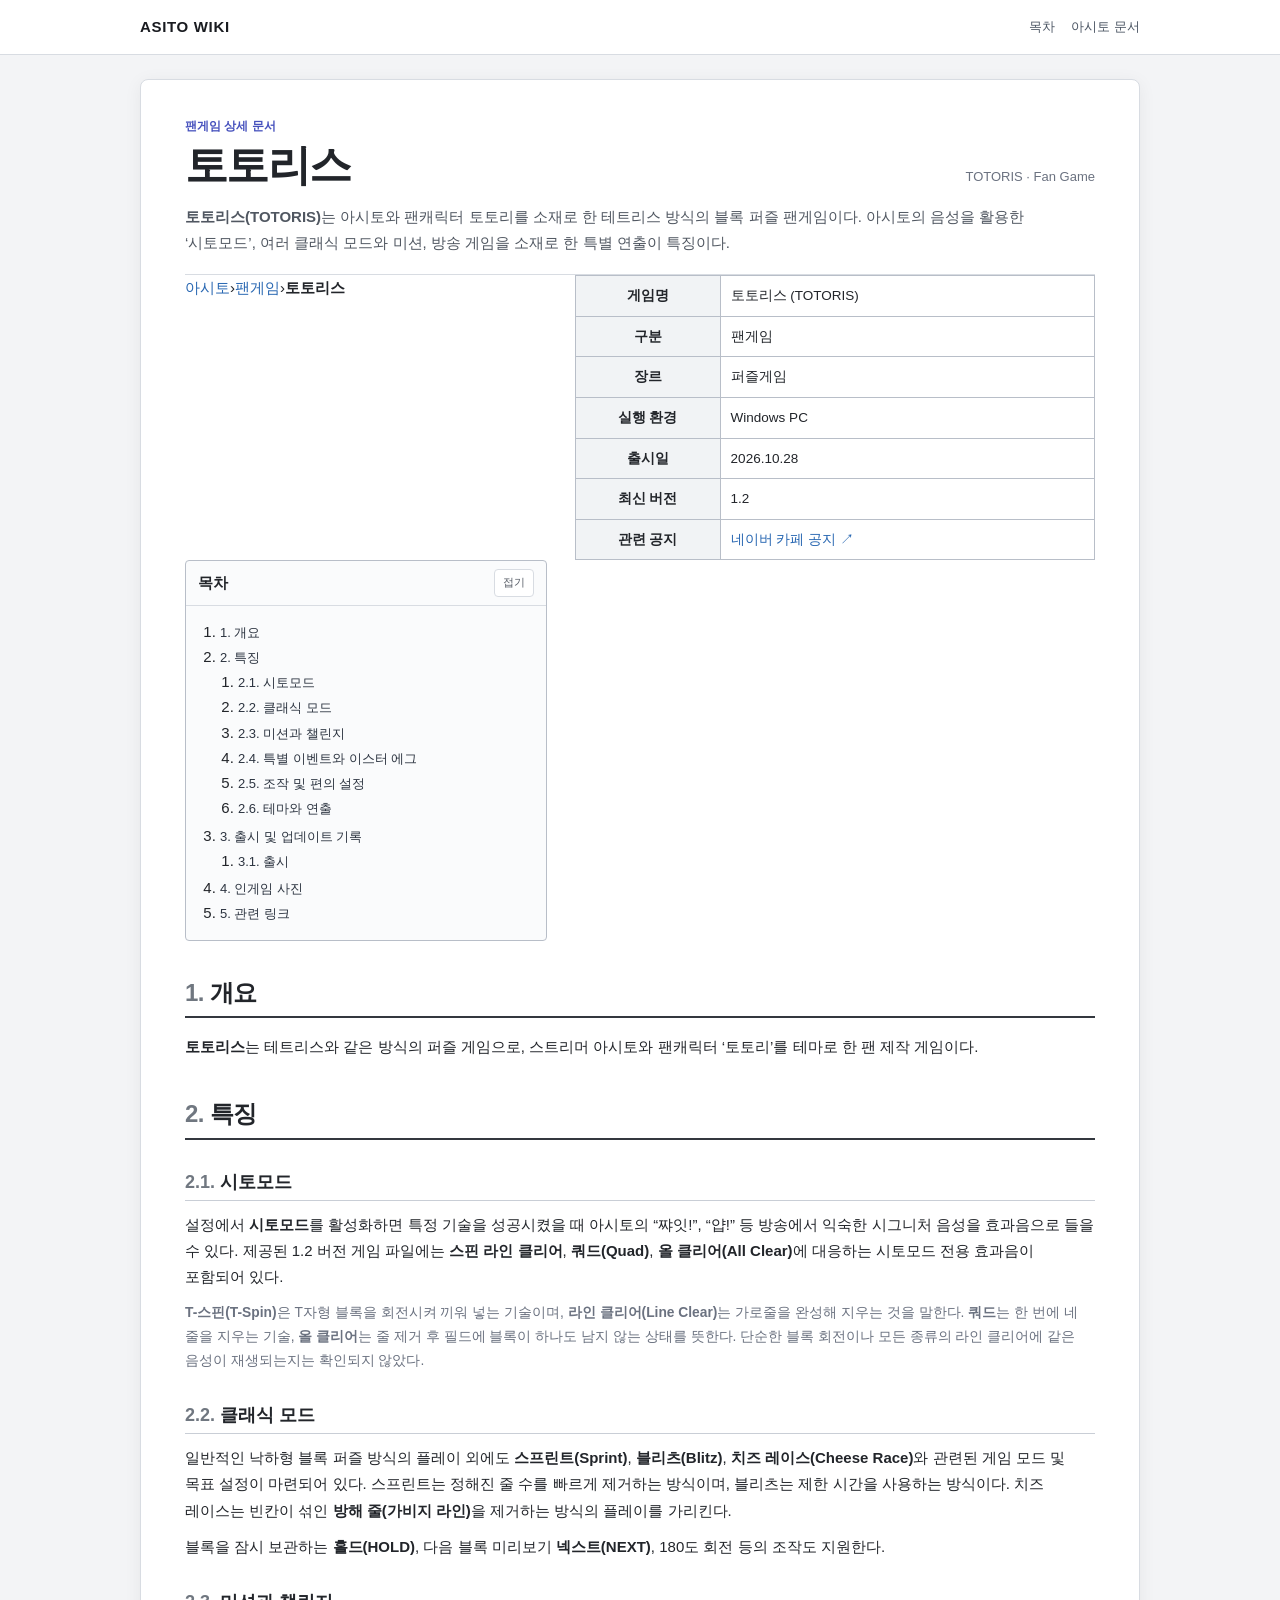
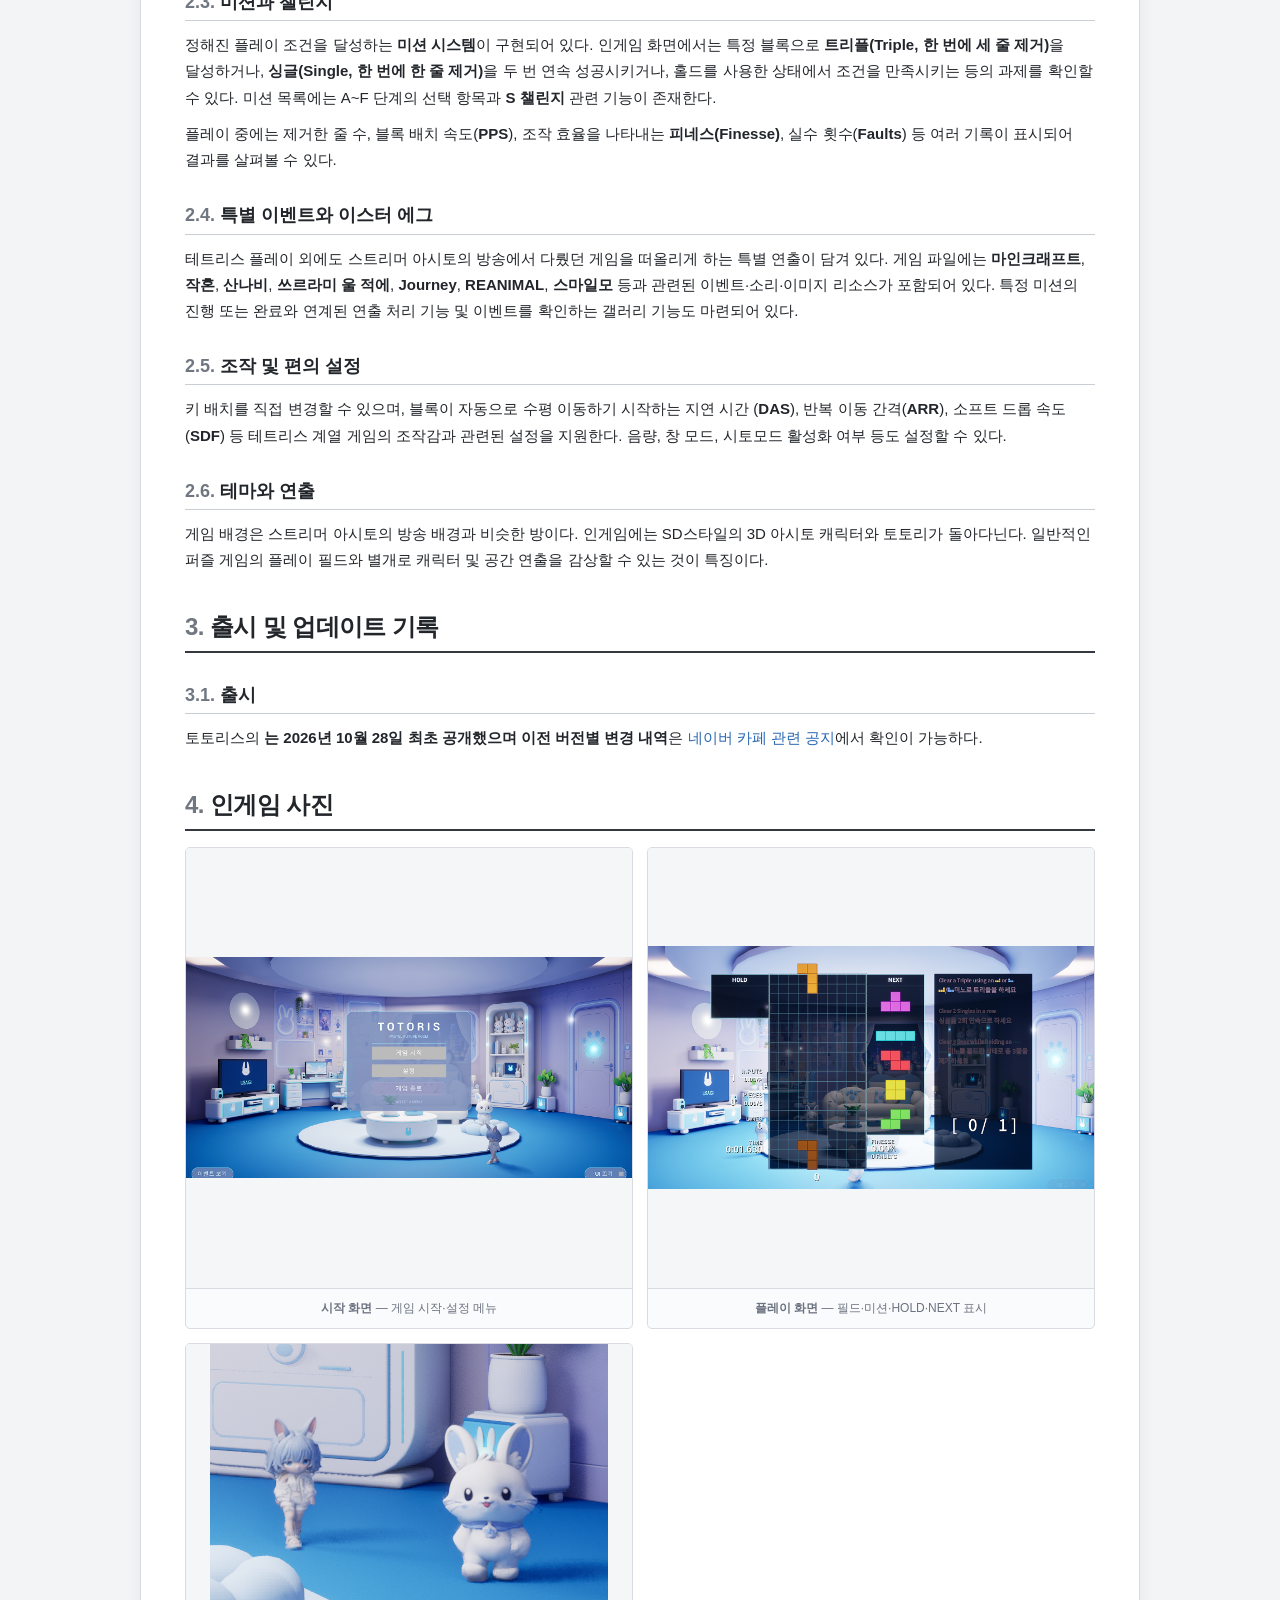
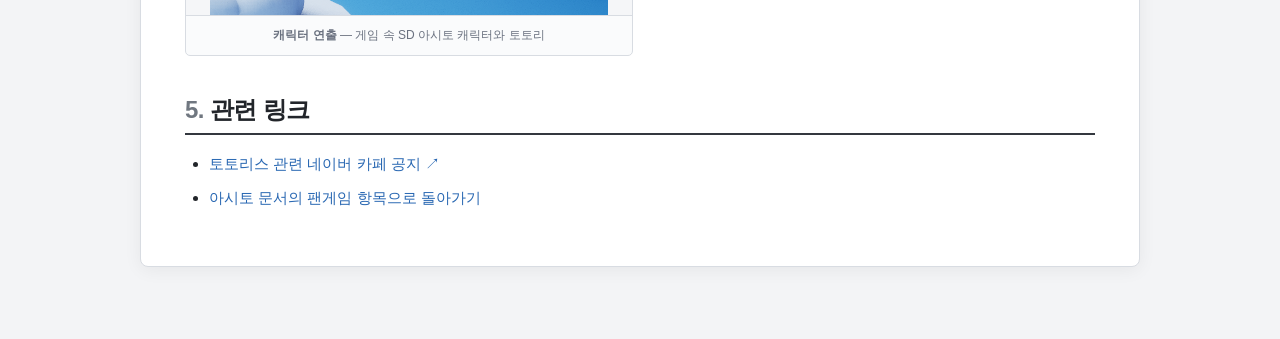
<file: content/totoris.html>
<!doctype html>
<html lang="ko">
<head>
  <meta charset="utf-8" />
  <meta name="viewport" content="width=device-width, initial-scale=1" />
  <title>토토리스 (TOTORIS) - 팬게임 | 아시토 전용 위키</title>
  <meta name="description" content="아시토 팬게임 토토리스(TOTORIS)의 게임 소개, 특징, 출시 및 업데이트 기록과 인게임 사진을 정리한 상세 문서입니다." />
  <meta name="robots" content="index, follow, max-image-preview:large" />
  <link rel="canonical" href="https://asito929.github.io/wiki/content/totoris.html" />
  <link rel="stylesheet" href="../style.css" />
</head>
<body>
  <header class="site-header">
    <div class="header-inner">
      <a class="brand" href="../index.html" aria-label="아시토 위키 메인으로 이동">ASITO WIKI</a>
      <div class="header-actions">
        <a href="#toc">목차</a>
        <a href="../index.html#fan-games">아시토 문서</a>
      </div>
    </div>
  </header>

  <main id="top" class="page-shell">
    <article class="wiki-document">
      <nav class="breadcrumb" aria-label="경로">
        <a href="../index.html">아시토</a><span>›</span><a href="../index.html#fan-games">팬게임</a><span>›</span><strong>토토리스</strong>
      </nav>

      <header class="document-header">
        <div class="document-title-row">
          <div>
            <p class="document-kicker">팬게임 상세 문서</p>
            <h1>토토리스</h1>
          </div>
          <span class="document-type">TOTORIS · Fan Game</span>
        </div>
        <p class="document-summary">
          <strong>토토리스(TOTORIS)</strong>는 아시토와 팬캐릭터 토토리를 소재로 한 테트리스 방식의 블록 퍼즐 팬게임이다.
          아시토의 음성을 활용한 ‘시토모드’, 여러 클래식 모드와 미션, 방송 게임을 소재로 한 특별 연출이 특징이다.
        </p>
      </header>

      <table class="wiki-table content-info-table">
        <tbody>
          <tr><th>게임명</th><td>토토리스 (TOTORIS)</td></tr>
          <tr><th>구분</th><td>팬게임</td></tr>
          <tr><th>장르</th><td>퍼즐게임</td></tr>
          <tr><th>실행 환경</th><td>Windows PC</td></tr>
          <tr><th>출시일</th><td>2026.10.28</td></tr>
          <tr><th>최신 버전</th><td>1.2</td></tr>
          <tr><th>관련 공지</th><td><a href="https://cafe.naver.com/f-e/cafes/31707301/articles/356?boardtype=L&amp;referrerAllArticles=false" target="_blank" rel="noopener noreferrer">네이버 카페 공지 ↗</a></td></tr>
        </tbody>
      </table>

      <nav id="toc" class="toc-box" aria-label="문서 목차">
        <div class="toc-title">
          <strong>목차</strong>
          <button id="tocToggle" class="toc-toggle" type="button" aria-expanded="true">접기</button>
        </div>
        <ol id="tocList" class="toc-list"></ol>
      </nav>

      <div class="document-content">
        <section id="overview" class="wiki-section">
          <h2><span class="section-number">1.</span> 개요</h2>
          <p>
            <strong>토토리스</strong>는 테트리스와 같은 방식의 퍼즐 게임으로, 스트리머 아시토와 팬캐릭터 ‘토토리’를 테마로 한 팬 제작 게임이다.
          </p>
        </section>

        <section id="features" class="wiki-section">
          <h2><span class="section-number">2.</span> 특징</h2>

          <h3 id="sito-mode"><span class="section-number">2.1.</span> 시토모드</h3>
          <p>
            설정에서 <strong>시토모드</strong>를 활성화하면 특정 기술을 성공시켰을 때
            아시토의 “쨔잇!”, “얍!” 등 방송에서 익숙한 시그니처 음성을 효과음으로 들을 수 있다.
            제공된 1.2 버전 게임 파일에는 <strong>스핀 라인 클리어</strong>,
            <strong>쿼드(Quad)</strong>, <strong>올 클리어(All Clear)</strong>에 대응하는
            시토모드 전용 효과음이 포함되어 있다.
          </p>
          <p class="subtle">
            <strong>T-스핀(T-Spin)</strong>은 T자형 블록을 회전시켜 끼워 넣는 기술이며,
            <strong>라인 클리어(Line Clear)</strong>는 가로줄을 완성해 지우는 것을 말한다.
            <strong>쿼드</strong>는 한 번에 네 줄을 지우는 기술,
            <strong>올 클리어</strong>는 줄 제거 후 필드에 블록이 하나도 남지 않는 상태를 뜻한다.
            단순한 블록 회전이나 모든 종류의 라인 클리어에 같은 음성이 재생되는지는 확인되지 않았다.
          </p>

          <h3 id="game-modes"><span class="section-number">2.2.</span> 클래식 모드</h3>
          <p>
            일반적인 낙하형 블록 퍼즐 방식의 플레이 외에도
            <strong>스프린트(Sprint)</strong>, <strong>블리츠(Blitz)</strong>,
            <strong>치즈 레이스(Cheese Race)</strong>와 관련된 게임 모드 및 목표 설정이 마련되어 있다.
            스프린트는 정해진 줄 수를 빠르게 제거하는 방식이며, 블리츠는 제한 시간을 사용하는 방식이다.
            치즈 레이스는 빈칸이 섞인 <strong>방해 줄(가비지 라인)</strong>을 제거하는 방식의 플레이를 가리킨다.
          </p>
          <p>
            블록을 잠시 보관하는 <strong>홀드(HOLD)</strong>, 다음 블록 미리보기
            <strong>넥스트(NEXT)</strong>, 180도 회전 등의 조작도 지원한다.
          </p>

          <h3 id="missions"><span class="section-number">2.3.</span> 미션과 챌린지</h3>
          <p>
            정해진 플레이 조건을 달성하는 <strong>미션 시스템</strong>이 구현되어 있다.
            인게임 화면에서는 특정 블록으로 <strong>트리플(Triple, 한 번에 세 줄 제거)</strong>을 달성하거나,
            <strong>싱글(Single, 한 번에 한 줄 제거)</strong>을 두 번 연속 성공시키거나,
            홀드를 사용한 상태에서 조건을 만족시키는 등의 과제를 확인할 수 있다.
            미션 목록에는 A~F 단계의 선택 항목과 <strong>S 챌린지</strong> 관련 기능이 존재한다.
          </p>
          <p>
            플레이 중에는 제거한 줄 수, 블록 배치 속도(<strong>PPS</strong>),
            조작 효율을 나타내는 <strong>피네스(Finesse)</strong>, 실수 횟수(<strong>Faults</strong>) 등
            여러 기록이 표시되어 결과를 살펴볼 수 있다.
          </p>

          <h3 id="special-events"><span class="section-number">2.4.</span> 특별 이벤트와 이스터 에그</h3>
          <p>
            테트리스 플레이 외에도 스트리머 아시토의 방송에서 다뤘던 게임을 떠올리게 하는 특별 연출이 담겨 있다.
            게임 파일에는 <strong>마인크래프트</strong>, <strong>작혼</strong>,
            <strong>산나비</strong>, <strong>쓰르라미 울 적에</strong>,
            <strong>Journey</strong>, <strong>REANIMAL</strong>,
            <strong>스마일모</strong> 등과 관련된 이벤트·소리·이미지 리소스가 포함되어 있다.
            특정 미션의 진행 또는 완료와 연계된 연출 처리 기능 및 이벤트를 확인하는 갤러리 기능도 마련되어 있다.
          </p>

          <h3 id="custom-settings"><span class="section-number">2.5.</span> 조작 및 편의 설정</h3>
          <p>
            키 배치를 직접 변경할 수 있으며, 블록이 자동으로 수평 이동하기 시작하는 지연 시간
            (<strong>DAS</strong>), 반복 이동 간격(<strong>ARR</strong>), 소프트 드롭 속도(<strong>SDF</strong>) 등
            테트리스 계열 게임의 조작감과 관련된 설정을 지원한다.
            음량, 창 모드, 시토모드 활성화 여부 등도 설정할 수 있다.
          </p>

          <h3 id="visuals"><span class="section-number">2.6.</span> 테마와 연출</h3>
          <p>
            게임 배경은 스트리머 아시토의 방송 배경과 비슷한 방이다.
            인게임에는 SD스타일의 3D 아시토 캐릭터와 토토리가 돌아다닌다.
            일반적인 퍼즐 게임의 플레이 필드와 별개로 캐릭터 및 공간 연출을 감상할 수 있는 것이 특징이다.
          </p>
        </section>

        <section id="updates" class="wiki-section">
          <h2><span class="section-number">3.</span> 출시 및 업데이트 기록</h2>
          <h3 id="release"><span class="section-number">3.1.</span> 출시</h3>
          <p>
            토토리스의 <strong>는 2026년 10월 28일 최초 공개했으며 이전 버전별 변경 내역</strong>은
            <a href="https://cafe.naver.com/f-e/cafes/31707301/articles/356?boardtype=L&amp;referrerAllArticles=false" target="_blank" rel="noopener noreferrer">네이버 카페 관련 공지</a>에서 확인이 가능하다.
          </p>

        <section id="screenshots" class="wiki-section">
          <h2><span class="section-number">4.</span> 인게임 사진</h2>
          <div class="media-grid">
            <figure class="media-card">
              <img src="../assets/totoris_1.png" alt="토토리스의 파스텔톤 방 배경과 게임 시작, 설정, 게임 종료 버튼이 표시된 메인 화면" width="1600" height="794" loading="lazy" decoding="async" />
              <figcaption><strong>시작 화면</strong> — 게임 시작·설정 메뉴</figcaption>
            </figure>
            <figure class="media-card">
              <img src="../assets/totoris_2.png" alt="토토리스 게임 플레이 화면. 홀드 및 다음 블록 표시, 블록 필드, 미션과 기록 정보가 나타난다" width="1600" height="870" loading="lazy" decoding="async" />
              <figcaption><strong>플레이 화면</strong> — 필드·미션·HOLD·NEXT 표시</figcaption>
            </figure>
            <figure class="media-card">
              <img src="../assets/totoris_3.png" alt="토토리스에 등장하는 파란 머리 캐릭터와 흰색 토끼 캐릭터의 모습" width="398" height="271" loading="lazy" decoding="async" />
              <figcaption><strong>캐릭터 연출</strong> — 게임 속 SD 아시토 캐릭터와 토토리</figcaption>
            </figure>
          </div>
        </section>

        <section id="links" class="wiki-section">
          <h2><span class="section-number">5.</span> 관련 링크</h2>
          <ul class="prose-list">
            <li><a href="https://cafe.naver.com/f-e/cafes/31707301/articles/356?boardtype=L&amp;referrerAllArticles=false" target="_blank" rel="noopener noreferrer">토토리스 관련 네이버 카페 공지 ↗</a></li>
            <li><a href="../index.html#totoris">아시토 문서의 팬게임 항목으로 돌아가기</a></li>
          </ul>
        </section>
      </div>
    </article>
  </main>

  <button id="toTop" class="to-top" type="button" aria-label="맨 위로 이동">↑</button>
  <script src="../script.js"></script>
</body>
</html>
</file>
<file: style.css>
:root {
  /* 스트리머 대표색으로 이 값만 바꾸면 표/링크/강조색이 함께 바뀝니다. */
  --theme-color: #5c68d7;
  --theme-dark: #4651bd;
  --theme-soft: #f1f2ff;

  --page-bg: #f3f4f6;
  --paper: #ffffff;
  --text: #22252a;
  --muted: #6b7280;
  --line: #d8dce2;
  --line-dark: #b8bec8;
  --table-head: #f1f3f5;
  --notice-bg: #fff9e8;
  --notice-line: #e4c55f;
  --quote-bg: #f7f8fa;
  --radius: 8px;
  --shadow: 0 3px 18px rgba(0, 0, 0, .06);
}

* { box-sizing: border-box; }
html { scroll-behavior: smooth; }
body {
  margin: 0;
  background: var(--page-bg);
  color: var(--text);
  font-family: -apple-system, BlinkMacSystemFont, "Pretendard", "Noto Sans KR", "Segoe UI", sans-serif;
  font-size: 15px;
  line-height: 1.75;
  word-break: keep-all;
}

a { color: #2867b2; text-decoration: none; }
a:hover { text-decoration: underline; }
img { max-width: 100%; }

.site-header {
  position: sticky;
  top: 0;
  z-index: 50;
  border-bottom: 1px solid var(--line);
  background: rgba(255, 255, 255, .96);
  backdrop-filter: blur(9px);
}

.header-inner {
  max-width: 1040px;
  height: 54px;
  margin: 0 auto;
  padding: 0 20px;
  display: flex;
  align-items: center;
  justify-content: space-between;
  gap: 20px;
}

.brand {
  color: #191b20;
  font-size: 15px;
  font-weight: 850;
  letter-spacing: .045em;
}

.brand:hover { text-decoration: none; }
.header-actions { display: flex; gap: 16px; font-size: 13px; }
.header-actions a { color: #4b5563; }

.page-shell {
  max-width: 1040px;
  margin: 24px auto 72px;
  padding: 0 20px;
}

.wiki-document {
  min-width: 0;
  padding: 36px 44px 42px;
  border: 1px solid var(--line);
  border-radius: var(--radius);
  background: var(--paper);
  box-shadow: var(--shadow);
}

.document-header {
  padding-bottom: 18px;
  border-bottom: 1px solid var(--line);
}

.document-title-row {
  display: flex;
  align-items: flex-end;
  justify-content: space-between;
  gap: 20px;
}

.document-kicker {
  margin: 0 0 3px;
  color: var(--theme-dark);
  font-size: 12px;
  font-weight: 800;
}

h1 {
  margin: 0;
  font-size: clamp(31px, 5vw, 43px);
  line-height: 1.2;
  letter-spacing: -.035em;
}

.document-type {
  flex: 0 0 auto;
  margin-bottom: 3px;
  color: var(--muted);
  font-size: 13px;
}

.document-summary {
  margin: 12px 0 0;
  color: #505761;
}

.notice-box {
  margin: 20px 0 24px;
  padding: 12px 14px;
  display: grid;
  grid-template-columns: auto 1fr;
  gap: 10px;
  border: 1px solid var(--notice-line);
  border-left-width: 4px;
  border-radius: 5px;
  background: var(--notice-bg);
  font-size: 13px;
}

.notice-box strong { white-space: nowrap; }

/* =============================
   프로필 정보표
   ============================= */
.profile-area {
  margin: 25px 0 28px;
  display: flex;
  justify-content: center;
}

.profile-table {
  width: min(100%, 620px);
  border-collapse: collapse;
  table-layout: fixed;
  border: 2px solid var(--theme-color);
  background: #fff;
  font-size: 14px;
}

.profile-table th,
.profile-table td {
  border: 1px solid var(--line-dark);
  padding: 9px 11px;
  vertical-align: middle;
}

.profile-table thead th {
  padding: 14px 12px;
  border-color: var(--theme-color);
  background: var(--theme-color);
  color: #fff;
  text-align: center;
}

.profile-main-name {
  display: block;
  font-size: 22px;
  font-weight: 900;
  letter-spacing: -.02em;
}

.profile-en-name {
  display: block;
  margin-top: 2px;
  opacity: .82;
  font-size: 11px;
  font-weight: 600;
  letter-spacing: .08em;
}

.profile-table tbody > tr:not(.profile-image-row) > th {
  width: 124px;
  background: var(--theme-soft);
  color: #30333a;
  text-align: center;
  font-weight: 750;
}

.profile-image-row td {
  padding: 0;
  background: #f8f8fa;
  text-align: center;
}

.profile-image {
  display: block;
  width: 100%;
  max-height: 560px;
  margin: 0 auto;
  object-fit: contain;
  background: #f8f8fa;
}

.image-caption {
  margin: 0;
  padding: 7px 10px;
  border-top: 1px solid var(--line);
  color: var(--muted);
  font-size: 11px;
}

.inline-links {
  display: flex;
  flex-wrap: wrap;
  gap: 5px 12px;
}

.inline-links a::after,
.external-link strong::after {
  content: " ↗";
  font-size: .75em;
  opacity: .55;
}

/* =============================
   목차
   ============================= */
.toc-box {
  width: min(100%, 620px);
  margin: 0 0 36px;
  border: 1px solid var(--line-dark);
  border-radius: 4px;
  background: #fafbfc;
}

.toc-title {
  min-height: 43px;
  padding: 8px 12px;
  display: flex;
  align-items: center;
  justify-content: space-between;
  border-bottom: 1px solid var(--line);
}

.toc-title strong { font-size: 15px; }

.toc-toggle {
  padding: 3px 8px;
  border: 1px solid var(--line);
  border-radius: 4px;
  background: #fff;
  color: #555b65;
  font: inherit;
  font-size: 11px;
  cursor: pointer;
}

.toc-list {
  margin: 0;
  padding: 12px 16px 13px 37px;
}

.toc-list li { margin: 2px 0; line-height: 1.55; }
.toc-list a { color: #2c3440; font-size: 13px; }
.toc-list a:hover { color: #2867b2; }
.toc-list ol { margin: 2px 0 4px; padding-left: 22px; }
.toc-box.collapsed .toc-list { display: none; }
.toc-box.collapsed .toc-title { border-bottom: 0; }

/* =============================
   본문
   ============================= */
.document-content { min-width: 0; }
.wiki-section { margin-top: 38px; scroll-margin-top: 76px; }
.wiki-section:first-child { margin-top: 0; }

h2 {
  margin: 0 0 16px;
  padding: 0 0 7px;
  border-bottom: 2px solid #34383f;
  font-size: 24px;
  line-height: 1.35;
  letter-spacing: -.025em;
}

h3 {
  margin: 29px 0 11px;
  padding-bottom: 5px;
  border-bottom: 1px solid #c9ced6;
  font-size: 18px;
  line-height: 1.45;
  scroll-margin-top: 76px;
}

h4 {
  margin: 22px 0 9px;
  font-size: 15.5px;
  line-height: 1.5;
  scroll-margin-top: 76px;
}

.section-number { color: #707780; font-weight: 650; }
p { margin: 10px 0; }
ul, ol { padding-left: 24px; }
li + li { margin-top: 4px; }

.quote-box {
  margin: 18px 0;
  padding: 14px 17px;
  border-left: 4px solid var(--theme-color);
  background: var(--quote-bg);
}

.quote-box p { margin: 0; }
.quote-box cite {
  display: block;
  margin-top: 6px;
  color: var(--muted);
  font-size: 12px;
  font-style: normal;
}

.footnote-ref { margin-left: 2px; font-size: .78em; }

.footnote-ref a {
  display: inline-block;
  padding: 0 2px;
  border-radius: 3px;
  font-weight: 700;
  cursor: pointer;
}

.footnote-ref a[aria-expanded="true"] {
  background: var(--theme-soft);
  text-decoration: none;
}

.footnote-popover {
  position: fixed;
  z-index: 2000;
  display: none;
  width: min(360px, calc(100vw - 24px));
  max-height: min(280px, calc(100vh - 24px));
  overflow: hidden;
  border: 1px solid #9ea6b3;
  border-radius: 6px;
  background: #fff;
  box-shadow: 0 8px 28px rgba(30, 38, 52, .18), 0 2px 7px rgba(30, 38, 52, .12);
  color: #30343b;
  font-size: 13.5px;
  line-height: 1.65;
}

.footnote-popover.show {
  display: block;
  animation: footnote-pop .12s ease-out;
}

.footnote-popover-head {
  display: flex;
  align-items: center;
  justify-content: space-between;
  min-height: 38px;
  padding: 7px 8px 7px 12px;
  border-bottom: 1px solid var(--line);
  background: #f7f8fa;
}

.footnote-popover-title {
  color: var(--theme-dark);
  font-size: 13px;
}

.footnote-popover-close {
  display: grid;
  place-items: center;
  width: 28px;
  height: 28px;
  padding: 0;
  border: 0;
  border-radius: 4px;
  background: transparent;
  color: #68707c;
  font: inherit;
  font-size: 21px;
  line-height: 1;
  cursor: pointer;
}

.footnote-popover-close:hover,
.footnote-popover-close:focus-visible {
  background: #e9ebef;
  color: #252a32;
  outline: none;
}

.footnote-popover-body {
  max-height: 230px;
  overflow-y: auto;
  padding: 11px 13px 13px;
}

@keyframes footnote-pop {
  from { opacity: 0; transform: translateY(-3px); }
  to { opacity: 1; transform: translateY(0); }
}

@media (max-width: 640px) {
  .footnote-popover {
    width: auto;
    max-height: min(42vh, 280px);
    box-shadow: 0 8px 30px rgba(30, 38, 52, .22);
  }

  .footnote-popover-body {
    max-height: calc(min(42vh, 280px) - 39px);
  }

  .footnote-emote {
    display: inline-flex;
    align-items: center;
    vertical-align: middle;
    margin: 0 4px;
  }

  .footnote-emote img {
    width: 36px;
    height: 36px;
    object-fit: contain;
    vertical-align: middle;
  }
}

.fold-box {
  margin: 16px 0;
  border: 1px solid var(--line);
  border-radius: 4px;
  background: #fbfbfc;
}

.fold-box summary {
  padding: 9px 12px;
  cursor: pointer;
  font-weight: 700;
}

.fold-content {
  padding: 2px 13px 11px;
  border-top: 1px solid var(--line);
}

.wiki-table-scroll {
  width: 100%;
  margin: 14px 0 18px;
  overflow-x: auto;
}

.wiki-table {
  width: 100%;
  min-width: 520px;
  border-collapse: collapse;
  font-size: 13.5px;
}

.wiki-table th,
.wiki-table td {
  padding: 8px 10px;
  border: 1px solid var(--line-dark);
  vertical-align: top;
}

.wiki-table thead th,
.relationship-table > tbody > tr > th {
  background: var(--table-head);
  text-align: center;
  font-weight: 800;
}

.history-table td:first-child { width: 138px; white-space: nowrap; }
.relationship-table th { width: 145px; }

.link-list {
  display: grid;
  grid-template-columns: repeat(3, 1fr);
  gap: 9px;
  margin-top: 14px;
}

.external-link {
  min-width: 0;
  padding: 11px 12px;
  border: 1px solid var(--line);
  border-radius: 5px;
  background: #fafbfc;
}

.external-link:hover {
  border-color: #aeb8c9;
  background: var(--theme-soft);
  text-decoration: none;
}

.external-link strong {
  display: block;
  color: #252a32;
}

.external-link span {
  display: block;
  margin-top: 1px;
  color: var(--muted);
  font-size: 11px;
}

.footnotes {
  margin: 14px 0;
  padding-left: 27px;
  color: #4d535c;
  font-size: 13px;
}

.footnotes li {
  scroll-margin-top: 76px;
  padding-left: 3px;
}

.back-ref { margin-left: 4px; }

.source-policy,
.policy-box {
  margin-top: 15px;
  padding: 12px 15px;
  border-left: 4px solid var(--theme-color);
  background: #f7f8fb;
  font-size: 13px;
}

.source-policy p { margin: 4px 0 0; }
.policy-box ul { margin: 0; }

.document-footer {
  margin-top: 48px;
  padding-top: 18px;
  border-top: 1px solid var(--line);
  color: var(--muted);
  font-size: 12px;
}

.document-footer p { margin: 3px 0; }

.to-top {
  position: fixed;
  right: 20px;
  bottom: 20px;
  width: 42px;
  height: 42px;
  border: 1px solid var(--line);
  border-radius: 50%;
  background: #fff;
  box-shadow: var(--shadow);
  color: #3f4650;
  font-size: 18px;
  cursor: pointer;
  opacity: 0;
  pointer-events: none;
  transition: opacity .18s ease, transform .18s ease;
}

.to-top.show { opacity: 1; pointer-events: auto; }
.to-top:hover { transform: translateY(-2px); }

@media (max-width: 720px) {
  body { font-size: 14px; word-break: normal; }
  .header-inner { height: 50px; padding: 0 14px; }
  .header-actions { gap: 12px; font-size: 12px; }
  .page-shell { margin-top: 12px; padding: 0 8px; }
  .wiki-document { padding: 25px 16px 34px; border-radius: 5px; }
  .document-title-row { display: block; }
  .document-type { display: inline-block; margin-top: 7px; }
  .notice-box { grid-template-columns: 1fr; gap: 2px; }
  .profile-table tbody > tr:not(.profile-image-row) > th { width: 96px; padding-left: 6px; padding-right: 6px; }
  .profile-main-name { font-size: 20px; }
  .toc-box { width: 100%; }
  h2 { font-size: 21px; }
  h3 { font-size: 17px; }
  .link-list { grid-template-columns: 1fr; }
  .to-top { right: 12px; bottom: 12px; }
}

@media (max-width: 430px) {
  .brand { font-size: 13px; }
  .header-actions a:first-child { display: none; }
  .wiki-document { padding-left: 13px; padding-right: 13px; }
  .profile-table { font-size: 13px; }
  .profile-table th, .profile-table td { padding-top: 8px; padding-bottom: 8px; }
}

@media print {
  .site-header,
  .to-top,
  .toc-toggle { display: none !important; }
  body { background: #fff; }
  .page-shell { max-width: none; margin: 0; padding: 0; }
  .wiki-document { border: 0; box-shadow: none; padding: 0; }
  a { color: inherit; text-decoration: none; }
}

/* =============================
   아시토 문서 전용 확장 스타일
   ============================= */
.subtle {
  color: var(--muted);
  font-size: .92em;
}

.prose-list {
  margin: 12px 0;
}

.prose-list > li {
  margin-top: 8px;
}

.compact-quote {
  margin-bottom: 12px;
}

.rule-list {
  margin: 10px 0 8px;
  padding: 12px 18px 12px 36px;
  border: 1px solid var(--line);
  border-radius: 5px;
  background: #fafbfc;
}

.rule-list li + li {
  margin-top: 7px;
}

.rule-warning {
  margin-top: 10px;
  padding: 9px 12px;
  border-left: 4px solid #c84c4c;
  background: #fff7f7;
  font-size: 13px;
}

.meme-table th,
.wiki-table tbody > tr > th {
  width: 145px;
  background: var(--table-head);
  text-align: center;
  font-weight: 800;
}

.media-grid {
  display: grid;
  grid-template-columns: repeat(2, minmax(0, 1fr));
  gap: 14px;
  margin: 14px 0 20px;
}

.media-card {
  margin: 0;
  overflow: hidden;
  border: 1px solid var(--line);
  border-radius: 5px;
  background: #fafbfc;
}

.media-card img {
  display: block;
  width: 100%;
  min-height: 220px;
  max-height: 440px;
  object-fit: contain;
  background: #f5f6f8;
}

.large-media {
  max-width: 620px;
  margin: 14px auto 20px;
}

.large-media img {
  min-height: 420px;
  max-height: 680px;
}

/* Character comparison layout */
.character-grid {
  display: grid;
  grid-template-columns: minmax(0, 1.35fr) minmax(220px, 0.65fr);
  align-items: stretch;
  gap: 14px;
  max-width: 760px;
  margin: 14px auto 20px;
}

.character-card {
  display: flex;
  flex-direction: column;
}

.character-image-wrap {
  display: flex;
  align-items: center;
  justify-content: center;
  flex: 1;
  min-height: 430px;
  padding: 16px;
  background: #f5f6f8;
}

.character-card img {
  width: 100%;
  min-height: 0;
  max-height: 540px;
  object-fit: contain;
  background: transparent;
}

.character-fan img {
  width: 72%;
  max-height: 330px;
}

@media (max-width: 720px) {
  .character-grid {
    grid-template-columns: minmax(0, 1.25fr) minmax(0, 0.75fr);
    gap: 9px;
  }

  .character-image-wrap {
    min-height: 300px;
    padding: 10px;
  }

  .character-fan img {
    width: 78%;
    max-height: 230px;
  }
}

@media (max-width: 480px) {
  .character-grid {
    grid-template-columns: 1fr 0.72fr;
  }

  .character-image-wrap {
    min-height: 240px;
    padding: 7px;
  }

  .character-fan img {
    width: 82%;
    max-height: 190px;
  }
}

.media-card figcaption {
  padding: 9px 12px;
  border-top: 1px solid var(--line);
  color: var(--muted);
  font-size: 12px;
  text-align: center;
}

.pending-link,
.missing-link-note {
  color: #6a5b2f;
  font-size: 13px;
}

.pending-link {
  display: inline-block;
  margin: 8px 0 0;
  padding: 5px 9px;
  border: 1px dashed #c8b36d;
  border-radius: 4px;
  background: #fffbea;
}

.game-grid {
  display: grid;
  grid-template-columns: repeat(3, minmax(0, 1fr));
  gap: 7px 16px;
  margin: 12px 0 18px;
  padding-left: 22px;
}

.six-links {
  grid-template-columns: repeat(3, 1fr);
}

.missing-link-note {
  display: grid;
  grid-template-columns: auto 1fr;
  gap: 10px;
  margin-top: 12px;
  padding: 10px 12px;
  border: 1px solid #e5d79a;
  border-radius: 5px;
  background: #fffbea;
}

.missing-link-note strong {
  white-space: nowrap;
}

@media (max-width: 720px) {
  .media-grid { grid-template-columns: 1fr; }
  .game-grid { grid-template-columns: repeat(2, minmax(0, 1fr)); }
  .six-links { grid-template-columns: 1fr; }
  .large-media img { min-height: 300px; }
  .missing-link-note { grid-template-columns: 1fr; gap: 2px; }
}

@media (max-width: 430px) {
  .game-grid { grid-template-columns: 1fr; }
  .meme-table th,
  .wiki-table tbody > tr > th { width: 104px; }
}

/* Compact list for games whose details live in footnotes */
.compact-game-list {
  margin-top: 0.65rem;
  margin-bottom: 0;
}

.compact-game-list > li {
  margin: 0.22rem 0;
}

.compact-game-list .footnote-ref {
  margin-left: 0.12rem;
}

/* =============================
   데스크톱 상단 레이아웃
   왼쪽: 목차 / 오른쪽: 프로필 정보표
   모바일에서는 기존 세로 배치를 유지합니다.
   ============================= */
@media (min-width: 900px) {
  .wiki-document {
    display: grid;
    grid-template-columns: minmax(260px, 0.82fr) minmax(0, 1.18fr);
    column-gap: 28px;
    align-items: start;
  }

  .document-header {
    grid-column: 1 / -1;
    grid-row: 1;
  }

  .notice-box {
    grid-column: 1 / -1;
    grid-row: 2;
  }

  /* DOM에서는 프로필이 먼저 오지만 화면에서는 오른쪽에 배치 */
  .profile-area {
    grid-column: 2;
    grid-row: 3;
    display: block;
    width: 100%;
    margin: 0 0 36px;
  }

  .profile-table {
    width: 100%;
    max-width: none;
  }

  /* 목차는 왼쪽 */
  .toc-box {
    grid-column: 1;
    grid-row: 3;
    width: 100%;
    margin: 0 0 36px;
    align-self: start;
  }

  .toc-list {
    padding-left: 34px;
    padding-right: 12px;
  }

  .toc-list ol {
    padding-left: 18px;
  }

  .document-content {
    grid-column: 1 / -1;
    grid-row: 4;
  }

  .document-footer {
    grid-column: 1 / -1;
    grid-row: 5;
  }
}
</file>
